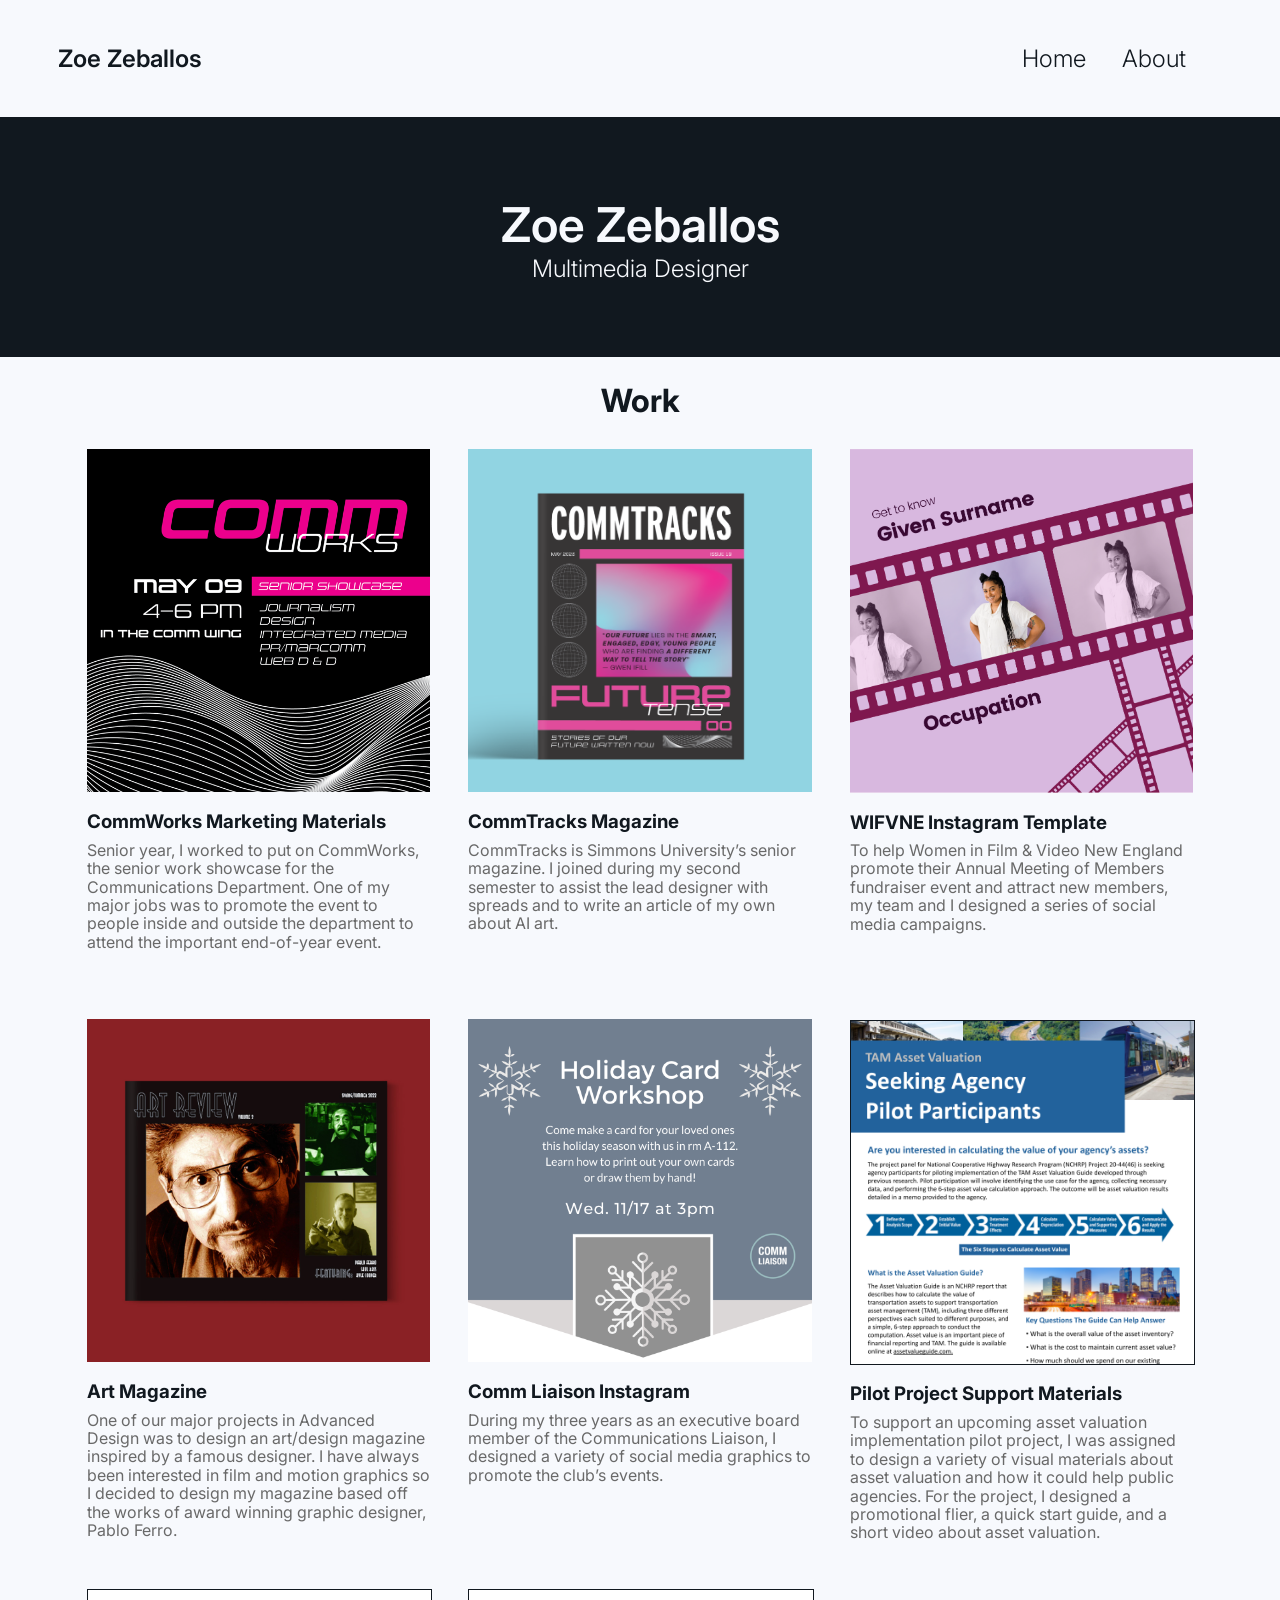
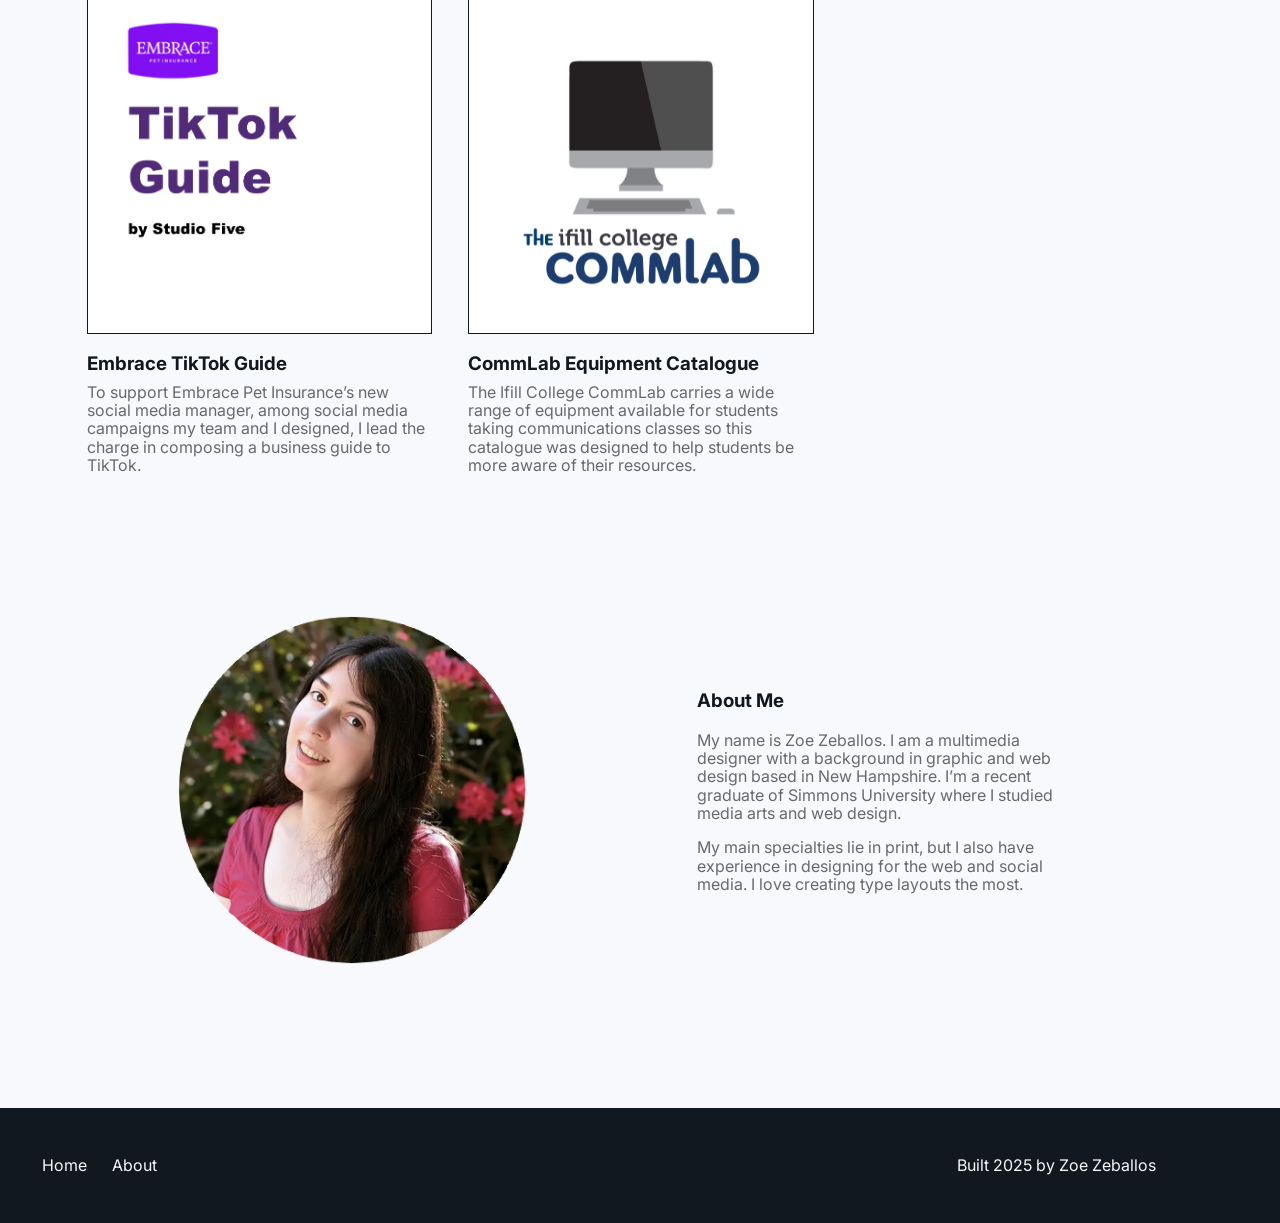
<file: index.html>
<!DOCTYPE html>
<html lang="en-us">

  <head>
    <meta charset="UTF-8">
    <meta name="viewport" content="width=device-width, initial-scale=1.0">
    <title>Home</title>
    
    <link href="normalize.css" rel="stylesheet" type="text/css" media="all">
    <link href="style.css" rel="stylesheet" type="text/css" media="all">
    
  </head>
  
  <body>
  
  
  
    <header>
    
    
      <nav class="nav">
        <div class="nav-left">
            <ul>
                <li><div class="logo"><a href="index.html">Zoe Zeballos</a></div></li>
            </ul>
        </div>
        <div class="nav-right">
            <ul>
                <li><a href="about.html">About</a></li>
                <li><a href="index.html">Home</a></li>
            </ul>
        </div>
      </nav>
      
     
      <div id="splash"><h1>Zoe Zeballos</h1> <h3>Multimedia Designer</h3></div>
    </header>
    
        
    <main>
    
    
    <section>
    <span class="gallery"><h1>Work</h1></span>
      
          <div class="row">
            <div class="column">
              <a href="projects/commworks.html"> <img src="img/CWinstagram.png"> <div class="caption"><h3>CommWorks Marketing Materials</h3></a><p>Senior year, I worked to put on CommWorks, the senior work showcase for the Communications Department. One of my major jobs was to promote the event to people inside and outside the department to attend the important end-of-year event.</p></div>
              <a href="projects/artmagazine.html"> <img src="thumbnails/AMthumb.jpg"> <div class="caption"><h3>Art Magazine</h3></a><p>One of our major projects in Advanced Design was to design an art/design magazine inspired by a famous designer. I have always been interested in film and motion graphics so I decided to design my magazine based off the works of award winning graphic designer, Pablo Ferro.</p></div>
              <a href="projects/embrace.html"> <img src="thumbnails/EMBRACEthumb.png" style="border: solid 1px #11181F;"><div class="caption"><h3>Embrace TikTok Guide</h3></a><p>To support Embrace Pet Insurance’s new social media manager, among social media campaigns my team and I designed, I lead the charge in composing a business guide to TikTok.</p></div>
            </div>

            <div class="column">
              <a href="projects/commtracks.html"> <img src="thumbnails/CTthumb.png"> <div class="caption"><h3>CommTracks Magazine</h3></a><p>CommTracks is Simmons University’s senior magazine. I joined during my second semester to assist the lead designer with spreads and to write an article of my own about AI art. </p></div>
              <a href="projects/comminsta.html"> <img src="img/CLcards.png"> <div class="caption"><h3>Comm Liaison Instagram</h3></a><p>During my three years as an executive board member of the Communications Liaison, I designed a variety of social media graphics to promote the club’s events.</p></div>
              <a href="projects/equipcat.html"> <img src="thumbnails/ECthumb.png" style="border: solid 1px #11181F;"> <div class="caption"><h3>CommLab Equipment Catalogue</h3></a><p>The Ifill College CommLab carries a wide range of equipment available for students taking communications classes so this catalogue was designed to help students be more aware of their resources.</p></div>
             </div>

          <div class="column">
            <a href="projects/wifvne.html"> <img src="img/WIF1.png"> <div class="caption"><h3>WIFVNE Instagram Template</h3></a><p>To help Women in Film & Video New England promote their Annual Meeting of Members fundraiser event and attract new members, my team and I designed a series of social media campaigns.</p></div>
            <a href="projects/pilot.html"> <img src="thumbnails/AVthumb.png" style="border: solid 1px #11181F;"> <div class="caption"><h3>Pilot Project Support Materials</h3></a><p>To support an upcoming asset valuation implementation pilot project, I was assigned to design a variety of visual materials about asset valuation and how it could help public agencies. For the project, I designed a promotional flier, a quick start guide, and a short video about asset valuation.</p></div>
          
          </div>
      </div>
    </section>
    
    <section>
      <div class="about-row">
              <div class="about-column">
                <img src="img/pfpBorder.jpg">
                
              </div>
              
            <div class="about-column">
              <div class="centerbox"><h3>About Me</h3><p>My name is Zoe Zeballos. I am a multimedia designer with a background in graphic and web design based in New Hampshire. I’m a recent graduate of Simmons University where I studied media arts and web design.</p>

                <p>My main specialties lie in print, but I also have experience in designing for the web and social media. I love creating type layouts the most.</p>
              </div>
              </div>
      </div>
    </section>
    </main>
    <footer>
    
      <div class="foot-nav">
        <div class="foot-left">
            <ul>
                
                
                <li><p><a href="index.html">Home</a></p></li>
                <li><p><a href="about.html">About</a></p></li>
            </ul>
        </div>
        <div class="foot-right">
            <ul>
                <li><div class="credit"><p>Built 2025 by Zoe Zeballos</p></div></li>
            </ul>
            </div>
       
      </div>
    </footer>

  </body>
</html>
</file>
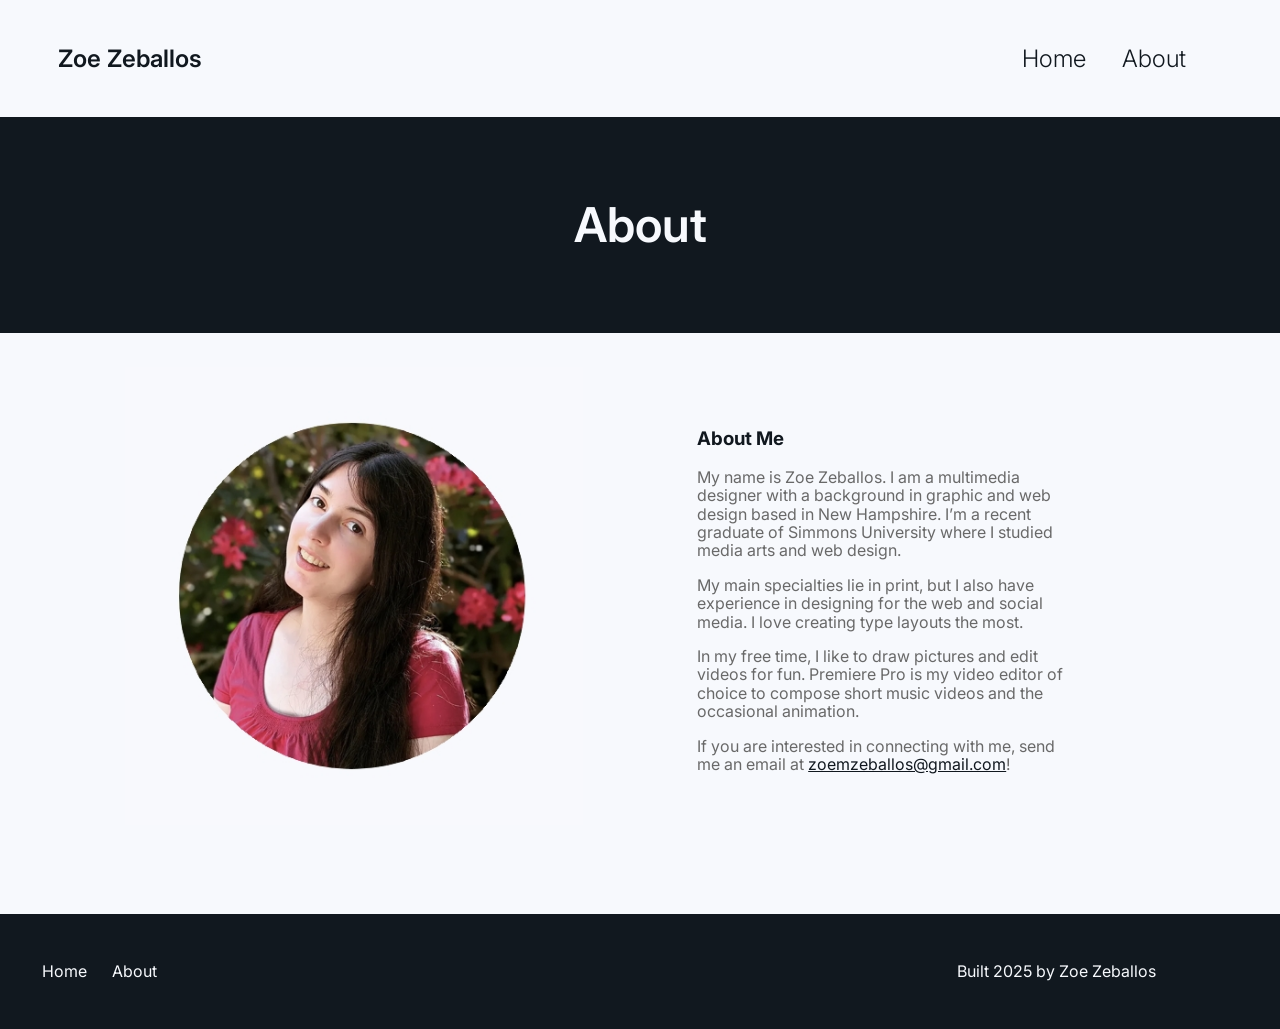
<file: about.html>
<!DOCTYPE html>
<html lang="en-us">

  <head>
    <meta charset="UTF-8">
    <meta name="viewport" content="width=device-width, initial-scale=1.0">
    <title>About</title>
    
    <link href="normalize.css" rel="stylesheet" type="text/css" media="all">
    <link href="style.css" rel="stylesheet" type="text/css" media="all">
    
  </head>
  
  <body>
  
  
  
    <header>
    
    
      <nav class="nav">
        <div class="nav-left">
            <ul>
                <li><div class="logo"><a href="index.html">Zoe Zeballos</a></div></li>
            </ul>
        </div>
        <div class="nav-right">
            <ul>
                <li><a href="about.html">About</a></li>
                <li><a href="index.html">Home</a></li>
            </ul>
        </div>
      </nav>
      
     
      <div id="splash"><h1>About</h1></div>
    </header>
    
        
    <main>
    
    

        
    <section>
      <div class="about-row">
              <div class="about-column">
                <img src="img/pfpBorder.jpg">
                
              </div>
              
            <div class="about-column">
              <div class="halfbox">
                <h3>About Me</h3>
                  <p>My name is Zoe Zeballos. I am a multimedia designer with a background in graphic and web design based in New Hampshire. I’m a recent graduate of Simmons University where I studied media arts and web design.</p>

                 <p>My main specialties lie in print, but I also have experience in designing for the web and social media. I love creating type layouts the most.</p>
                  
                 <p>In my free time, I like to draw pictures and edit videos for fun. Premiere Pro is my video editor of choice to compose short music videos and the   occasional animation.</p>
                  
                 <p>If you are interested in connecting with me, send me an email at <a href="mailto:zoemzeballos@gmail.com" style="color:#11181F; width: 500px;">zoemzeballos@gmail.com</a>!</p>
              </div>
              </div>
      </div>
    </section>
    </main>
    <footer>
    
      <div class="foot-nav">
        <div class="foot-left">
            <ul>
                
                
                <li><p><a href="index.html">Home</a></p></li>
                <li><p><a href="about.html">About</a></p></li>
            </ul>
        </div>
        <div class="foot-right">
            <ul>
                <li><div class="credit"><p>Built 2025 by Zoe Zeballos</p></div></li>
            </ul>
            </div>
       
      </div>
    </footer>

  </body>
</html>
</file>
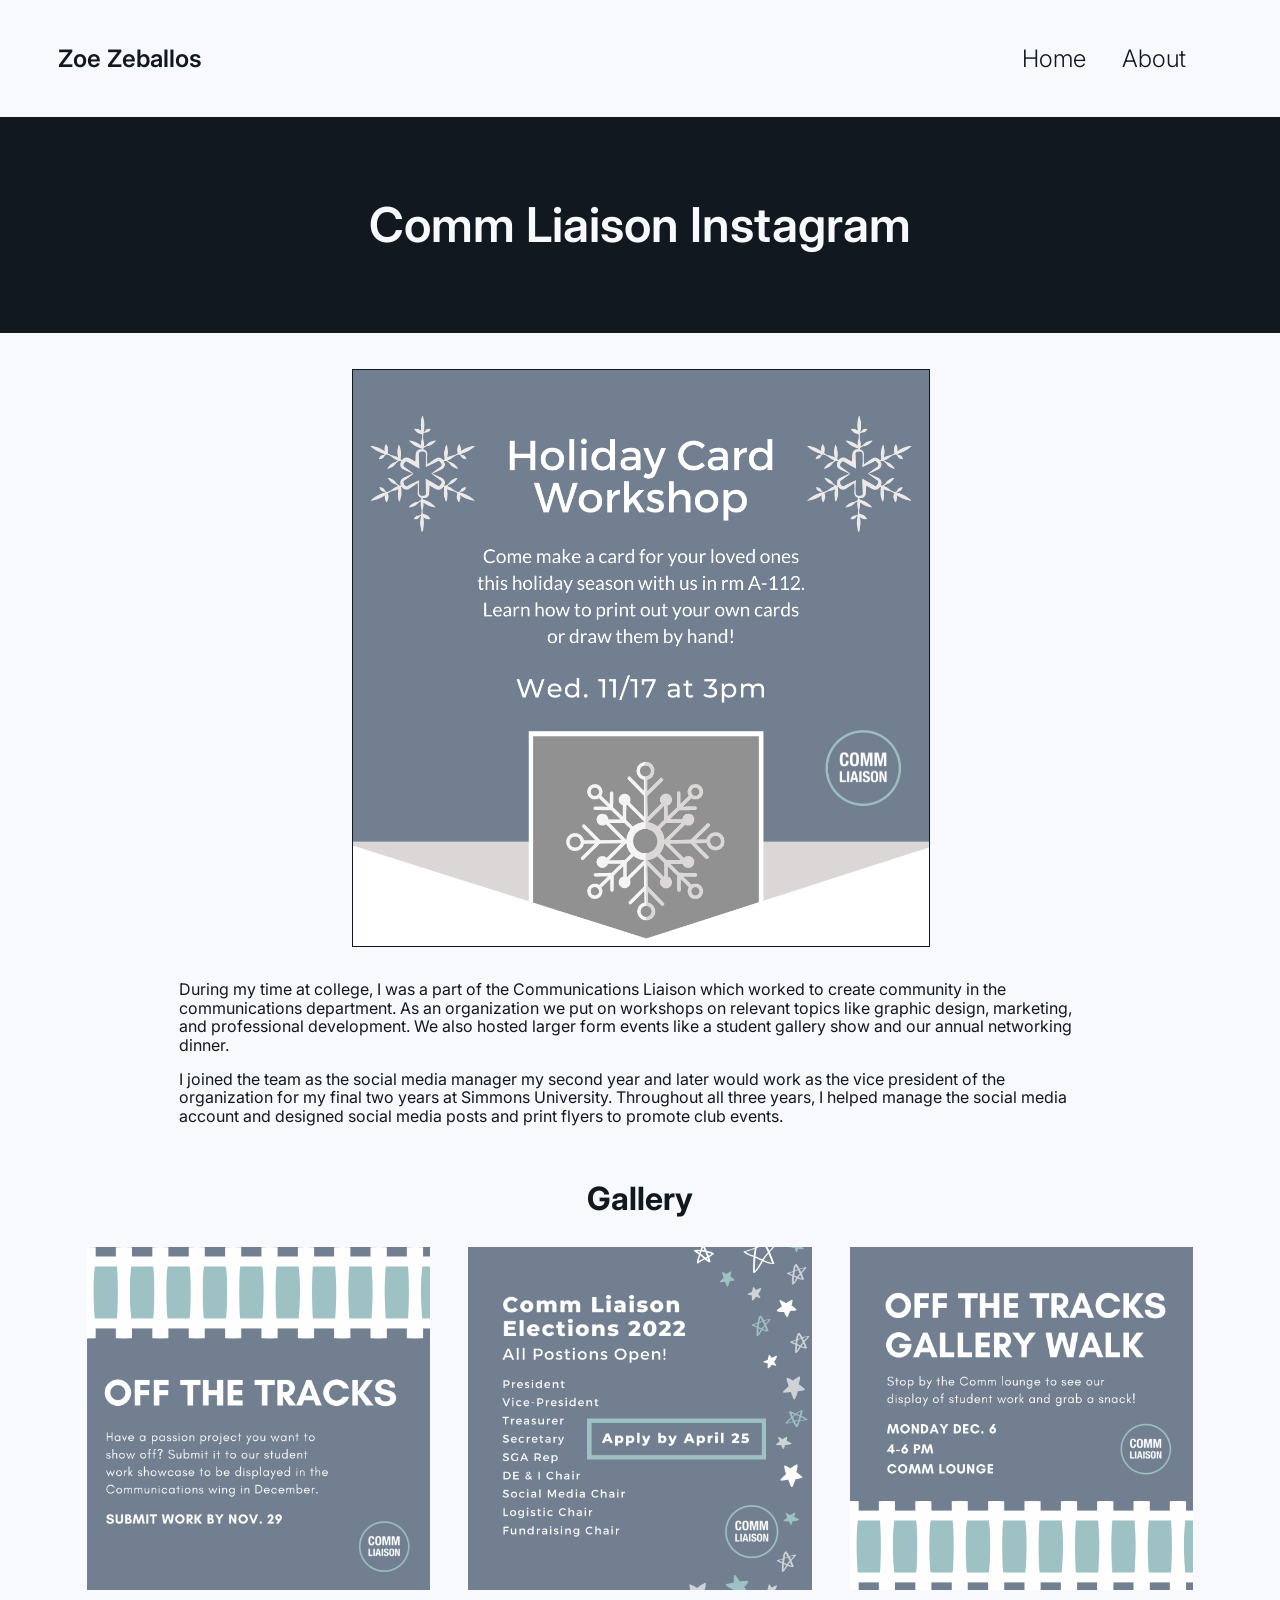
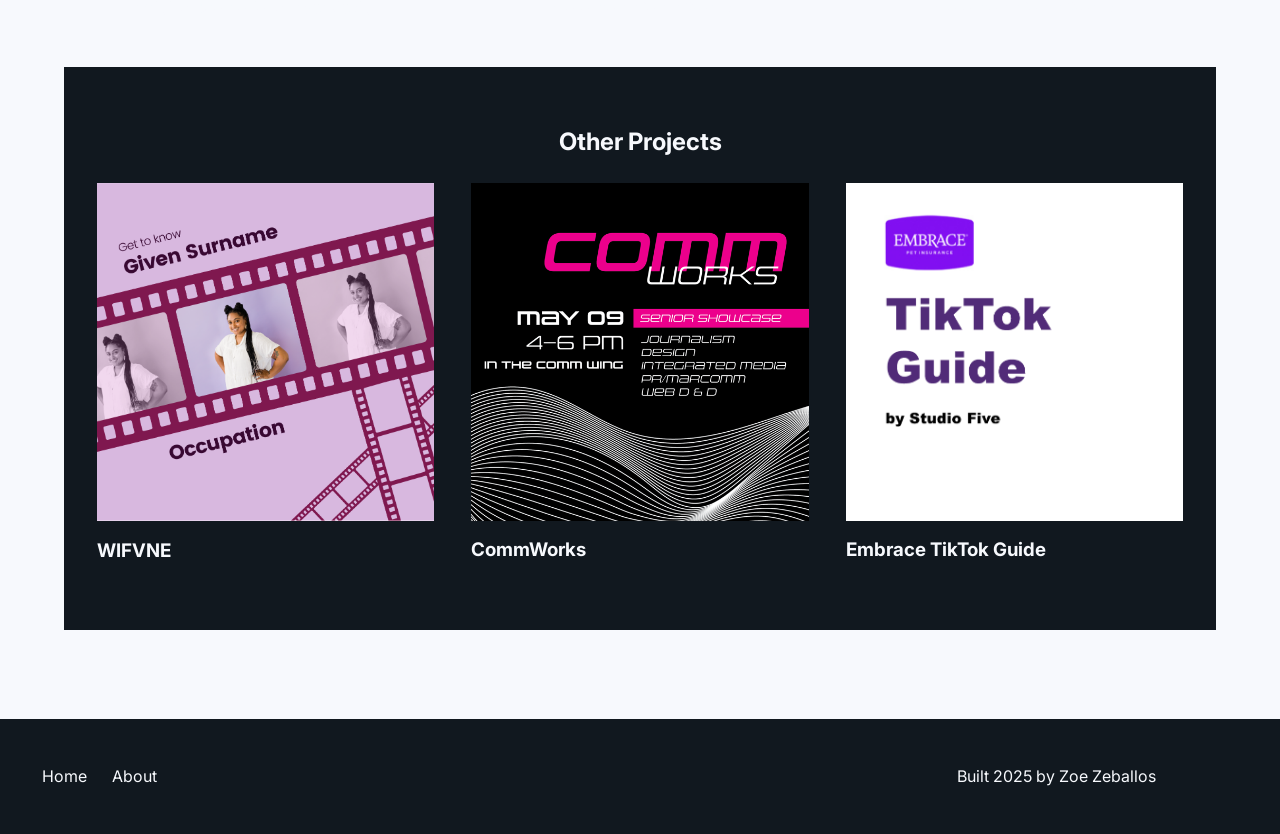
<file: projects/comminsta.html>
<!DOCTYPE html>
<html lang="en-us">

  <head>
    <meta charset="UTF-8">
    <meta name="viewport" content="width=device-width, initial-scale=1.0">
    <title>Comm Liaison</title>
    
    <link href="../normalize.css" rel="stylesheet" type="text/css" media="all">
    <link href="projStyles.css" rel="stylesheet" type="text/css" media="all">
    
  </head>
  
  <body>
  
  
  
    <header>
    
    
      <nav class="nav">
        <div class="nav-left">
            <ul>
                <li><div class="logo"><a href="../index.html">Zoe Zeballos</a></div></li>
            </ul>
        </div>
        <div class="nav-right">
            <ul>
                <li><a href="../about.html">About</a></li>
                <li><a href="../index.html">Home</a></li>
            </ul>
        </div>
      </nav>
      
     
      <div id="splash"><h1>Comm Liaison Instagram</h1></div>
    </header>
    
        
    <main>
    
    <div class="artimg">
      <img src="../img/CLcards.png" style="border:1px solid #11181F">
    </div>
    
  
      <article>
        <div class="text">
          <p>During my time at college, I was a part of the Communications Liaison which worked to create community in the communications department. As an organization we put on workshops on relevant topics like graphic design, marketing, and professional development. We also hosted larger form events like a student gallery show and our annual networking dinner. </p>

          <p>I joined the team as the social media manager my second year and later would work as the vice president of the organization for my final two years at Simmons University. Throughout all three years, I helped manage the social media account and designed social media posts and print flyers to promote club events.</p>
          
          
          </div>
      </article>
      <br>
      <section>
        <!--CROP PHOTOS TO SAME DIMENSIONS LATER-->
            <span class="gallery"><h1>Gallery</h1></span>
            <div class="row">
            <div class="column">
              <img src="../img/CLshowcase.png"> <div class="caption-other"><p>Original promotional flyer design</p></div>
              
            
              
          
                </div>
              <div class="column">
                <img src="../img/CLelections.png"> <div class="caption-other"><p>Photo from CommWorks</p></div>
                
                
          
            </div>
              <div class="column">
                <img src="../img/CLwalk.png"> <div class="caption-other"><p>Photo from CommWorks</p></div>
                
                
            
            </div>
         </div>
      </section>
      <br>
      <section>
        <div class="otherproj">
          <span class="gallery"><h2>Other Projects</h2></span>
            <div class="row">
              <div class="column">
                  <a href="wifvne.html"><img src="../img/WIF1.png"> <div class="caption-other"><h3>WIFVNE</h3></div></a>
              </div>

             <div class="column">
                <a href="commworks.html"><img src="../img/CWinstagram.png"> <div class="caption-other"><h3>CommWorks</h3></div></a>    
              </div>

              <div class="column">
                <a href="embrace.html"><img src="../thumbnails/EMBRACEthumb.png"> <div class="caption-other"><h3>Embrace TikTok Guide</h3></div></a>    
            </div>
         </div>
        </div>
      </section>
      
    </main>
    
    
    
    <footer>
    
      <div class="foot-nav">
        <div class="foot-left">
            <ul>
                
                
                <li><p><a href="../index.html">Home</a></p></li>
                <li><p><a href="../about.html">About</a></p></li>
            </ul>
        </div>
        <div class="foot-right">
            <ul>
                <li><div class="credit"><p>Built 2025 by Zoe Zeballos</p></div></li>
            </ul>
            </div>
       
      </div>
    </footer>

  </body>
</html>
</file>
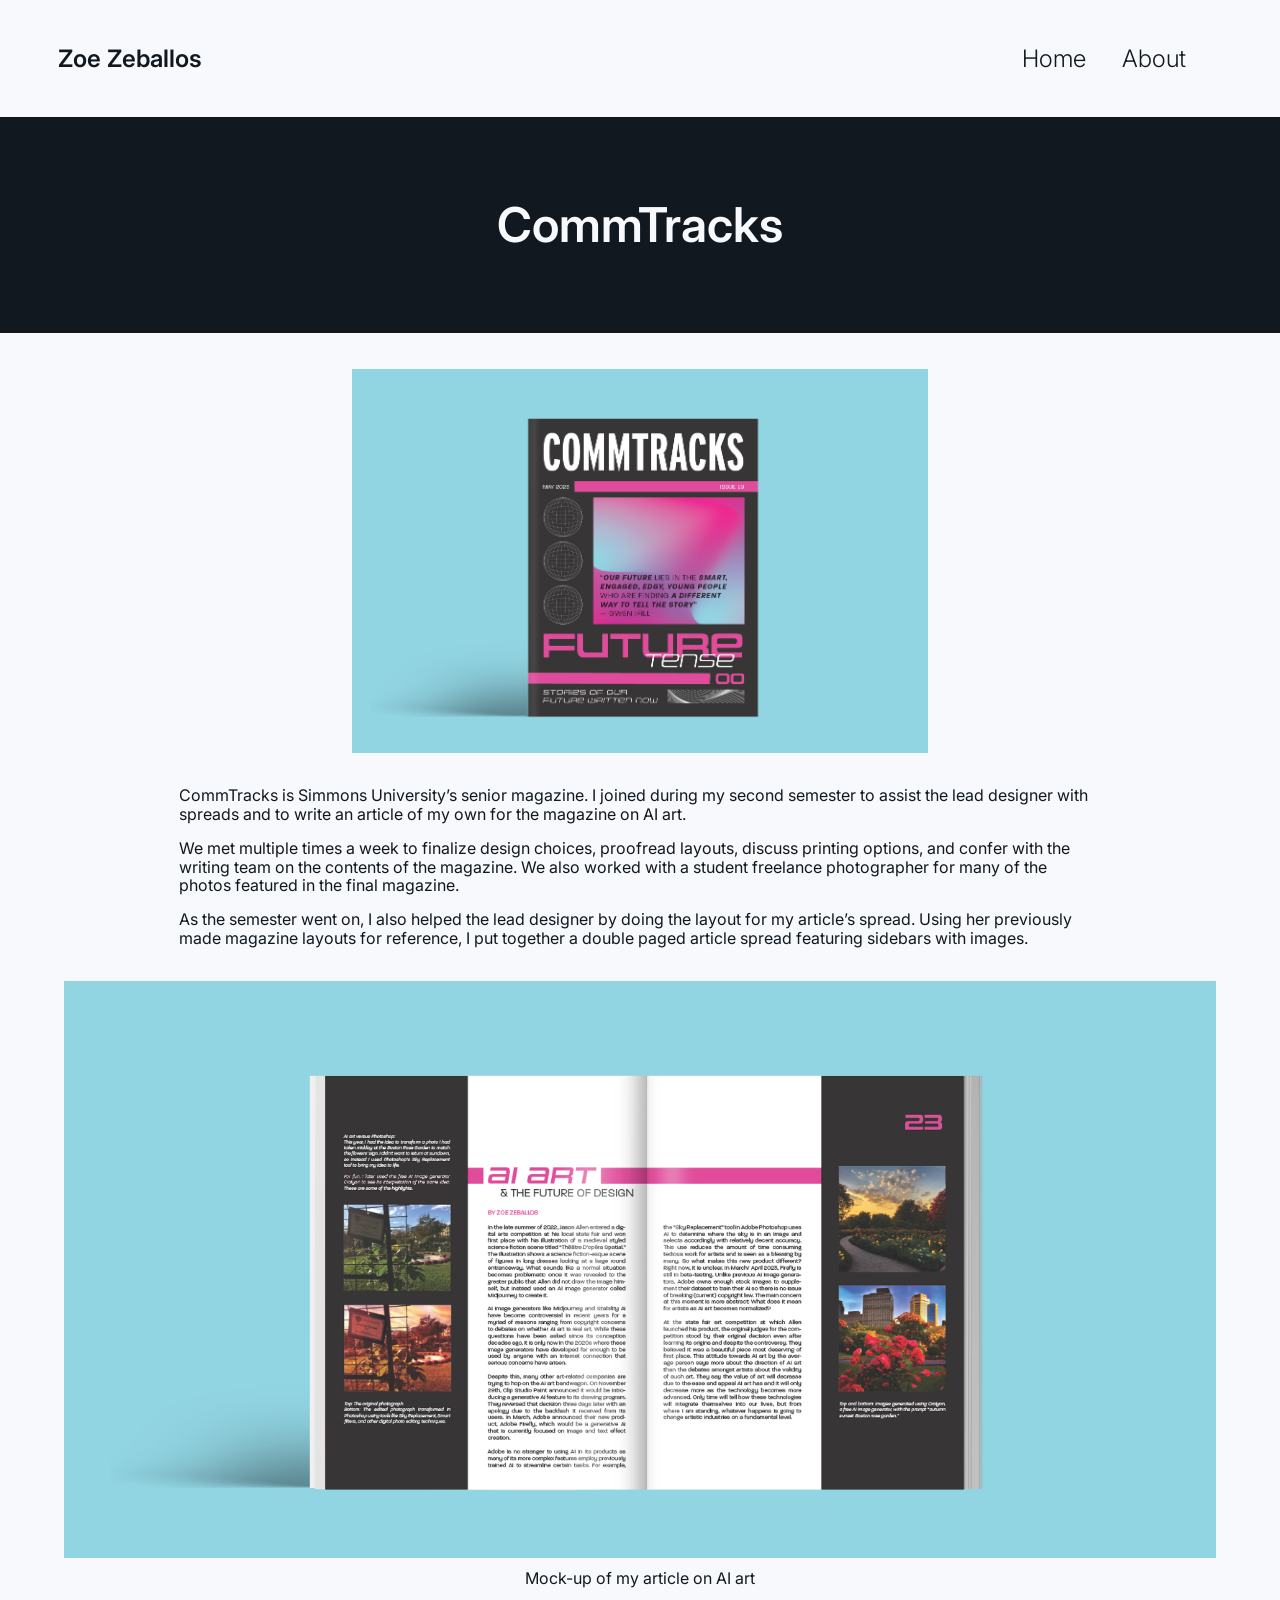
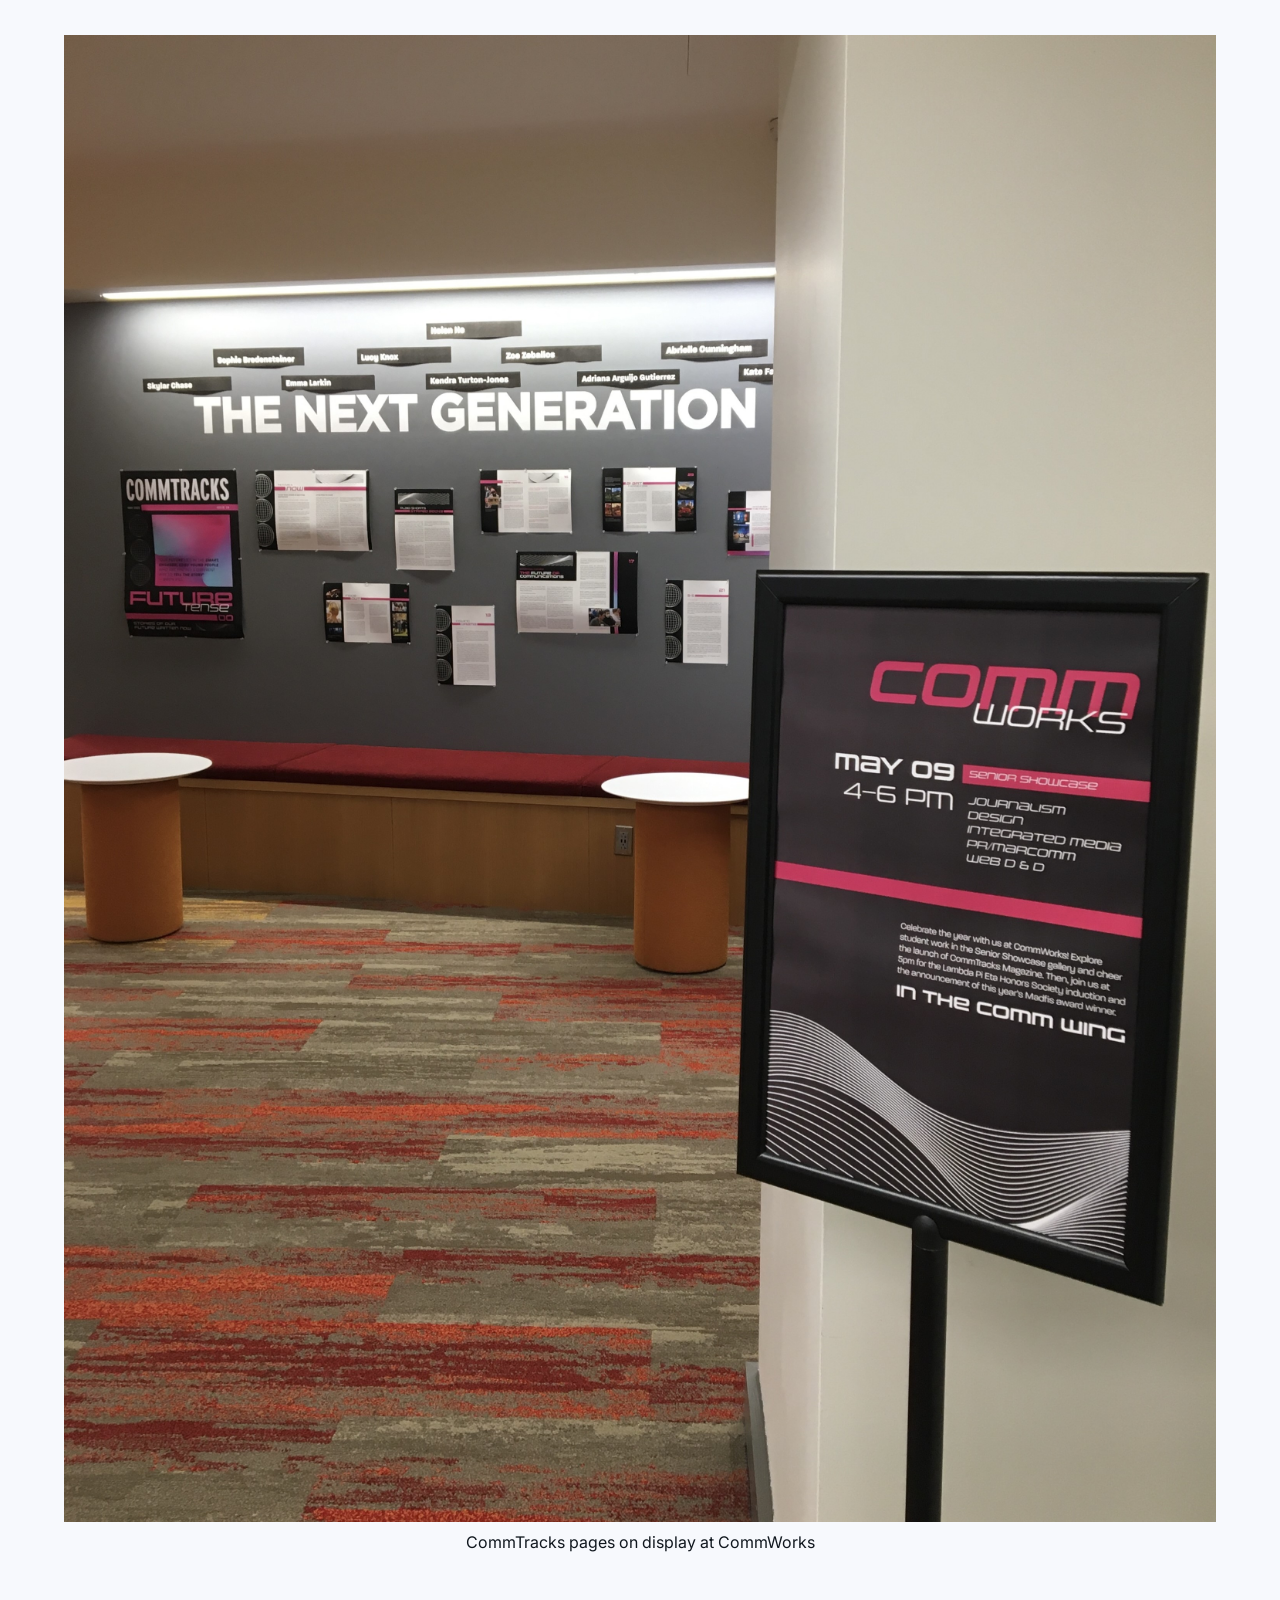
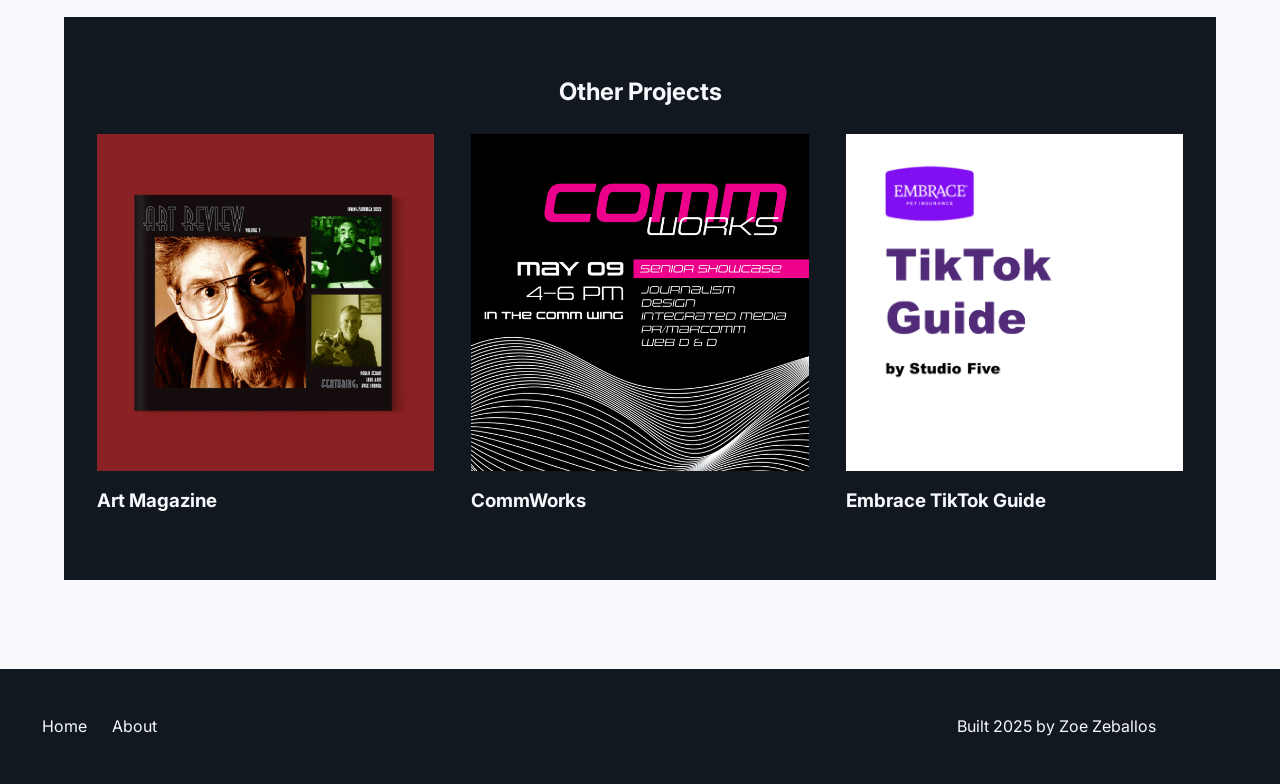
<file: projects/commtracks.html>
<!DOCTYPE html>
<html lang="en-us">

  <head>
    <meta charset="UTF-8">
    <meta name="viewport" content="width=device-width, initial-scale=1.0">
    <title>CommTracks</title>
    
    <link href="../normalize.css" rel="stylesheet" type="text/css" media="all">
    <link href="projStyles.css" rel="stylesheet" type="text/css" media="all">
    
  </head>
  
  <body>
  
  
  
    <header>
    
    
      <nav class="nav">
        <div class="nav-left">
            <ul>
                <li><div class="logo"><a href="../index.html">Zoe Zeballos</a></div></li>
            </ul>
        </div>
        <div class="nav-right">
            <ul>
                <li><a href="../about.html">About</a></li>
                <li><a href="../index.html">Home</a></li>
            </ul>
        </div>
      </nav>
      
     
      <div id="splash"><h1>CommTracks</h1></div>
    </header>
    
        
    <main>
    
    <div class="artimg">
      <img src="../img/CTcover.png">
    </div>
    
  
      <article>
        <div class="text">
          <p>CommTracks is Simmons University’s senior magazine. I joined during my second semester to assist the lead designer with spreads and to write an article of my own for the magazine on AI art. </p>

          <p>We met multiple times a week to finalize design choices, proofread layouts, discuss printing options, and confer with the writing team on the contents of the magazine. We also worked with a student freelance photographer for many of the photos featured in the final magazine.</p>

            <p>As the semester went on, I also helped the lead designer by doing the layout for my article’s spread. Using her previously made magazine layouts for reference, I put together a double paged article spread featuring sidebars with images.</p>
          
          </div>
      </article>
      <br>
      <section>
        <!--CROP PHOTOS TO SAME DIMENSIONS LATER-->
        
            <img src="../img/CTspread.png"> <div class="caption-other"><p>Mock-up of my article on AI art</p></div>
            <img src="../img/CWevent.jpg"> <div class="caption-other"><p>CommTracks pages on display at CommWorks</p></div>
      </section>
      <br>
      <section>
        <div class="otherproj">
          <span class="gallery"><h2>Other Projects</h2></span>
            <div class="row">
            <div class="column">
                <a href="artmagazine.html"><img src="../thumbnails/AMthumb.jpg"> <div class="caption-other"><h3>Art Magazine</h3></div></a>    
            </div>

            <div class="column">
                <a href="commworks.html"><img src="../img/CWinstagram.png"> <div class="caption-other"><h3>CommWorks</h3></div></a>    
            </div>
            
            <div class="column">
                <a href="embrace.html"><img src="../thumbnails/EMBRACEthumb.png"> <div class="caption-other"><h3>Embrace TikTok Guide</h3></div></a>    
            </div>
         </div>
        </div>
      </section>
      
    </main>
    
    
    
    <footer>
    
      <div class="foot-nav">
        <div class="foot-left">
            <ul>
                
                
                <li><p><a href="../index.html">Home</a></p></li>
                <li><p><a href="../about.html">About</a></p></li>
            </ul>
        </div>
        <div class="foot-right">
            <ul>
                <li><div class="credit"><p>Built 2025 by Zoe Zeballos</p></div></li>
            </ul>
            </div>
       
      </div>
    </footer>

  </body>
</html>
</file>
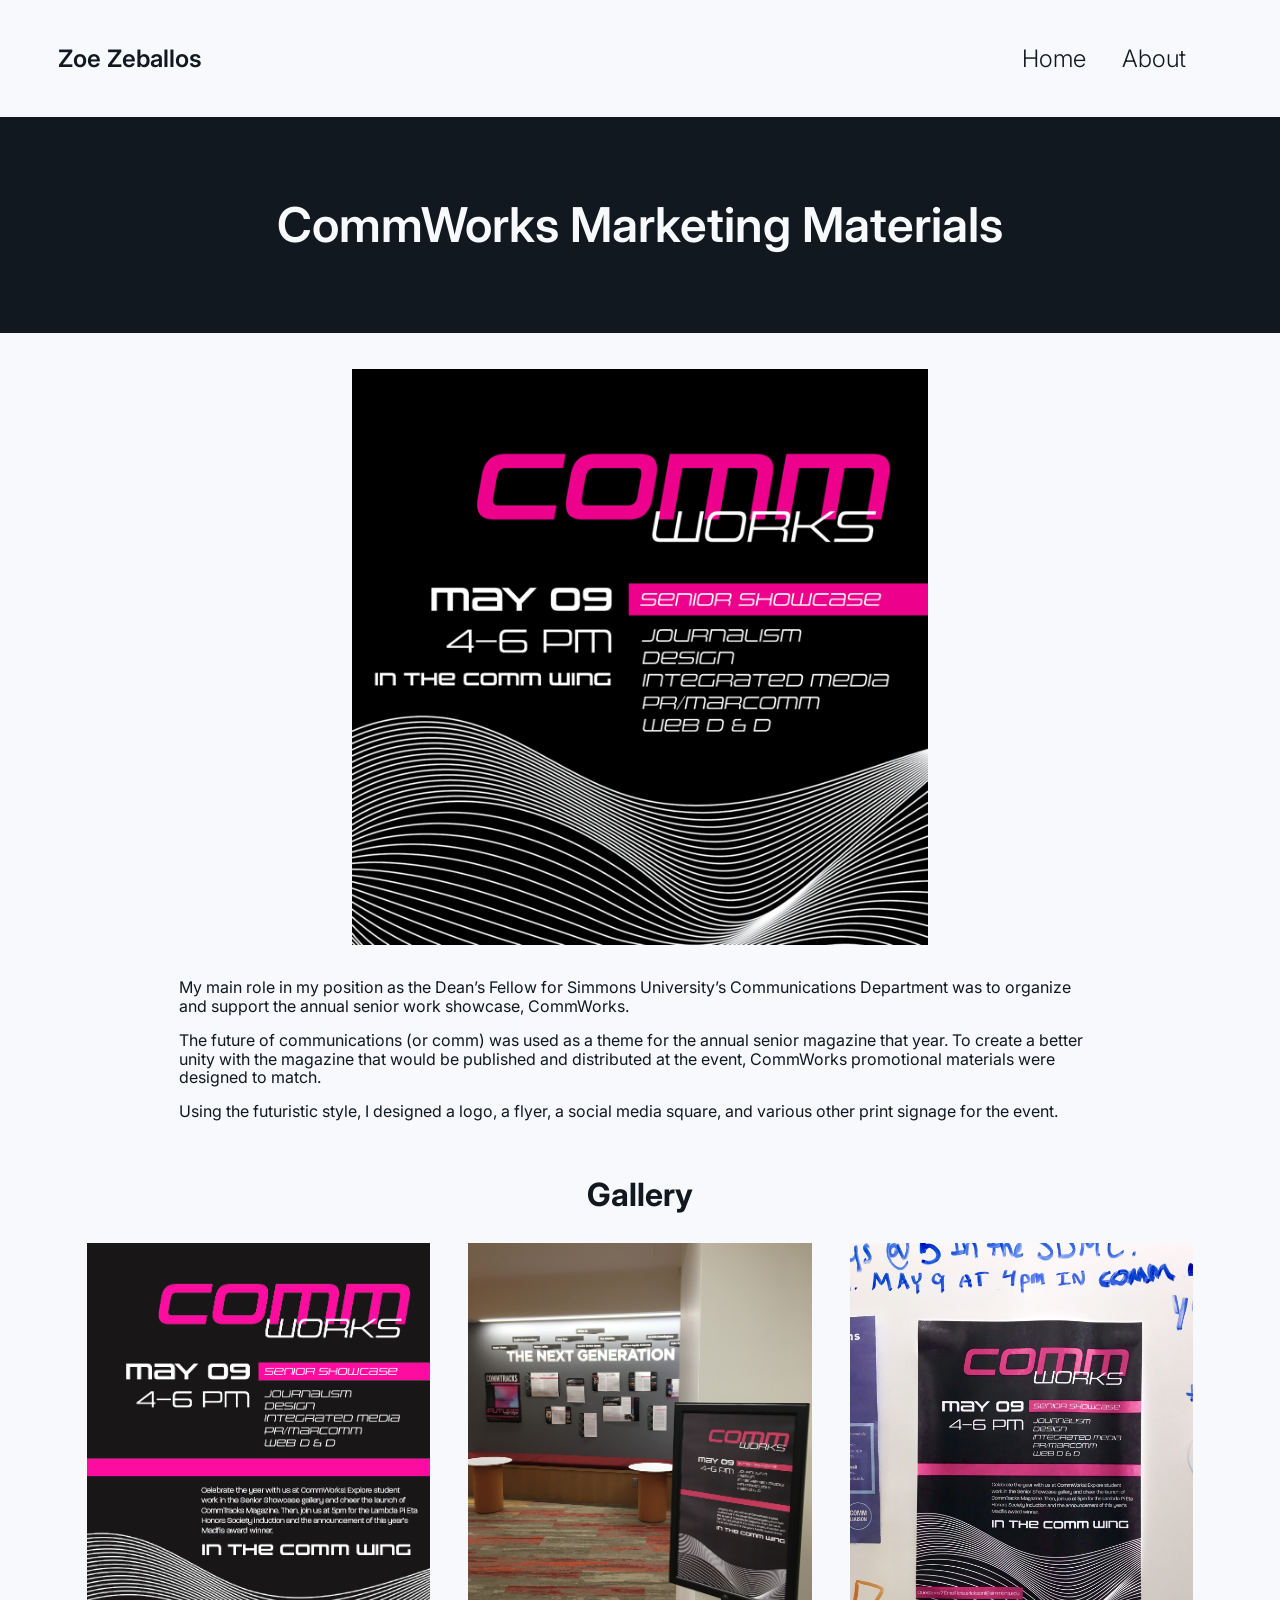
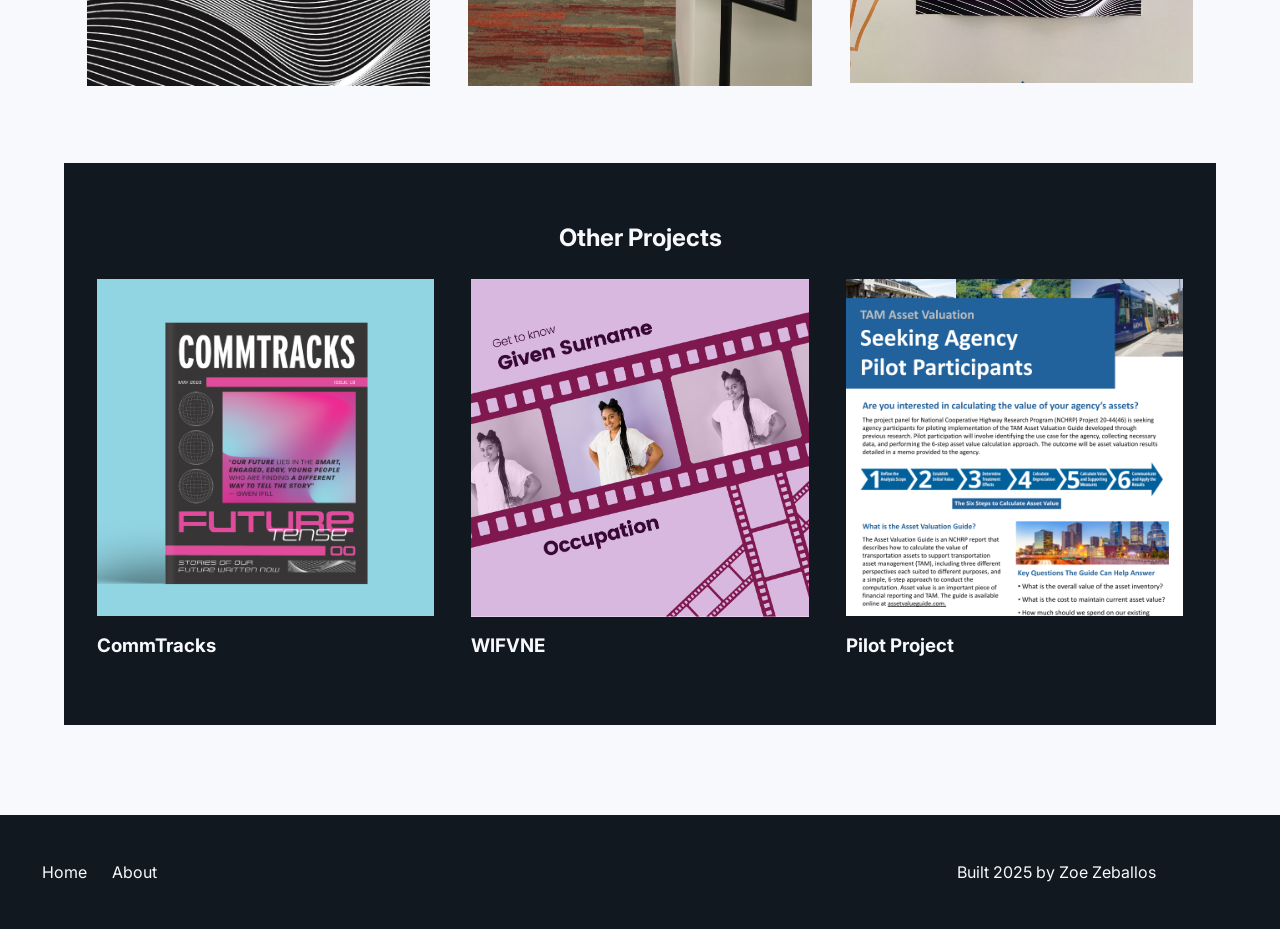
<file: projects/commworks.html>
<!DOCTYPE html>
<html lang="en-us">

  <head>
    <meta charset="UTF-8">
    <meta name="viewport" content="width=device-width, initial-scale=1.0">
    <title>CommWorks</title>
    
    <link href="../normalize.css" rel="stylesheet" type="text/css" media="all">
    <link href="projStyles.css" rel="stylesheet" type="text/css" media="all">
    
  </head>
  
  <body>
  
  
  
    <header>
    
    
      <nav class="nav">
        <div class="nav-left">
            <ul>
                <li><div class="logo"><a href="../index.html">Zoe Zeballos</a></div></li>
            </ul>
        </div>
        <div class="nav-right">
            <ul>
                <li><a href="../about.html">About</a></li>
                <li><a href="../index.html">Home</a></li>
            </ul>
        </div>
      </nav>
      
     
      <div id="splash"><h1>CommWorks Marketing Materials</h1></div>
    </header>
    
        
    <main>
    
    <div class="artimg">
      <img src="../img/CWinstagram.png">
    </div>
    
  
      <article>
        <div class="text">
          <p>My main role in my position as the Dean’s Fellow for Simmons University’s Communications Department was to organize and support the annual senior work showcase, CommWorks. </p>
          <p>The future of communications (or comm) was used as a theme for the annual senior magazine that year. To create a better unity with the magazine that would be published and distributed at the event, CommWorks promotional materials were designed to match.</p>
          <p>Using the futuristic style, I designed a logo, a flyer, a social media square, and various other print signage for the event.</p>
          
          </div>
      </article>
      <br>
      <section>
        <!--CROP PHOTOS TO SAME DIMENSIONS LATER-->
        <span class="gallery"><h1>Gallery</h1></span>
            <div class="row">
            <div class="column">
              <img src="../img/CWflyer.png"> <div class="caption-other"><p>Original promotional flyer design</p></div>
             
                </div>
              <div class="column">
                <img src="../img/CWevent.jpg"> <div class="caption-other"><p>Photo from CommWorks</p></div>
                
            </div>
              <div class="column">
                <img src="../img/CWprint.jpg"> <div class="caption-other"><p>The flyer posted on a wall on campus</p></div>
        
            </div>
         </div>
      </section>
      <br>
      <section>
        <div class="otherproj">
          <span class="gallery"><h2>Other Projects</h2></span>
            <div class="row">
            <div class="column">
                <a href="commtracks.html"><img src="../thumbnails/CTthumb.png"> <div class="caption-other"><h3>CommTracks</h3></div></a>
            </div>
                
              <div class="column">
                <a href="wifvne.html"><img src="../img/WIF1.png"> <div class="caption-other"><h3>WIFVNE</h3></div></a>
                
                </div>
              <div class="column">
                <a href="pilot.html"><img src="../thumbnails/AVthumb.png"> <div class="caption-other"><h3>Pilot Project</h3></div></a>
                                
              </div>
          </div>
          </div>
        </section>
      
    </main>
    
    
    
    <footer>
    
      <div class="foot-nav">
        <div class="foot-left">
            <ul>
                
                
                <li><p><a href="../index.html">Home</a></p></li>
                <li><p><a href="../about.html">About</a></p></li>
            </ul>
        </div>
        <div class="foot-right">
            <ul>
                <li><div class="credit"><p>Built 2025 by Zoe Zeballos</p></div></li>
            </ul>
            </div>
       
      </div>
    </footer>

  </body>
</html>
</file>
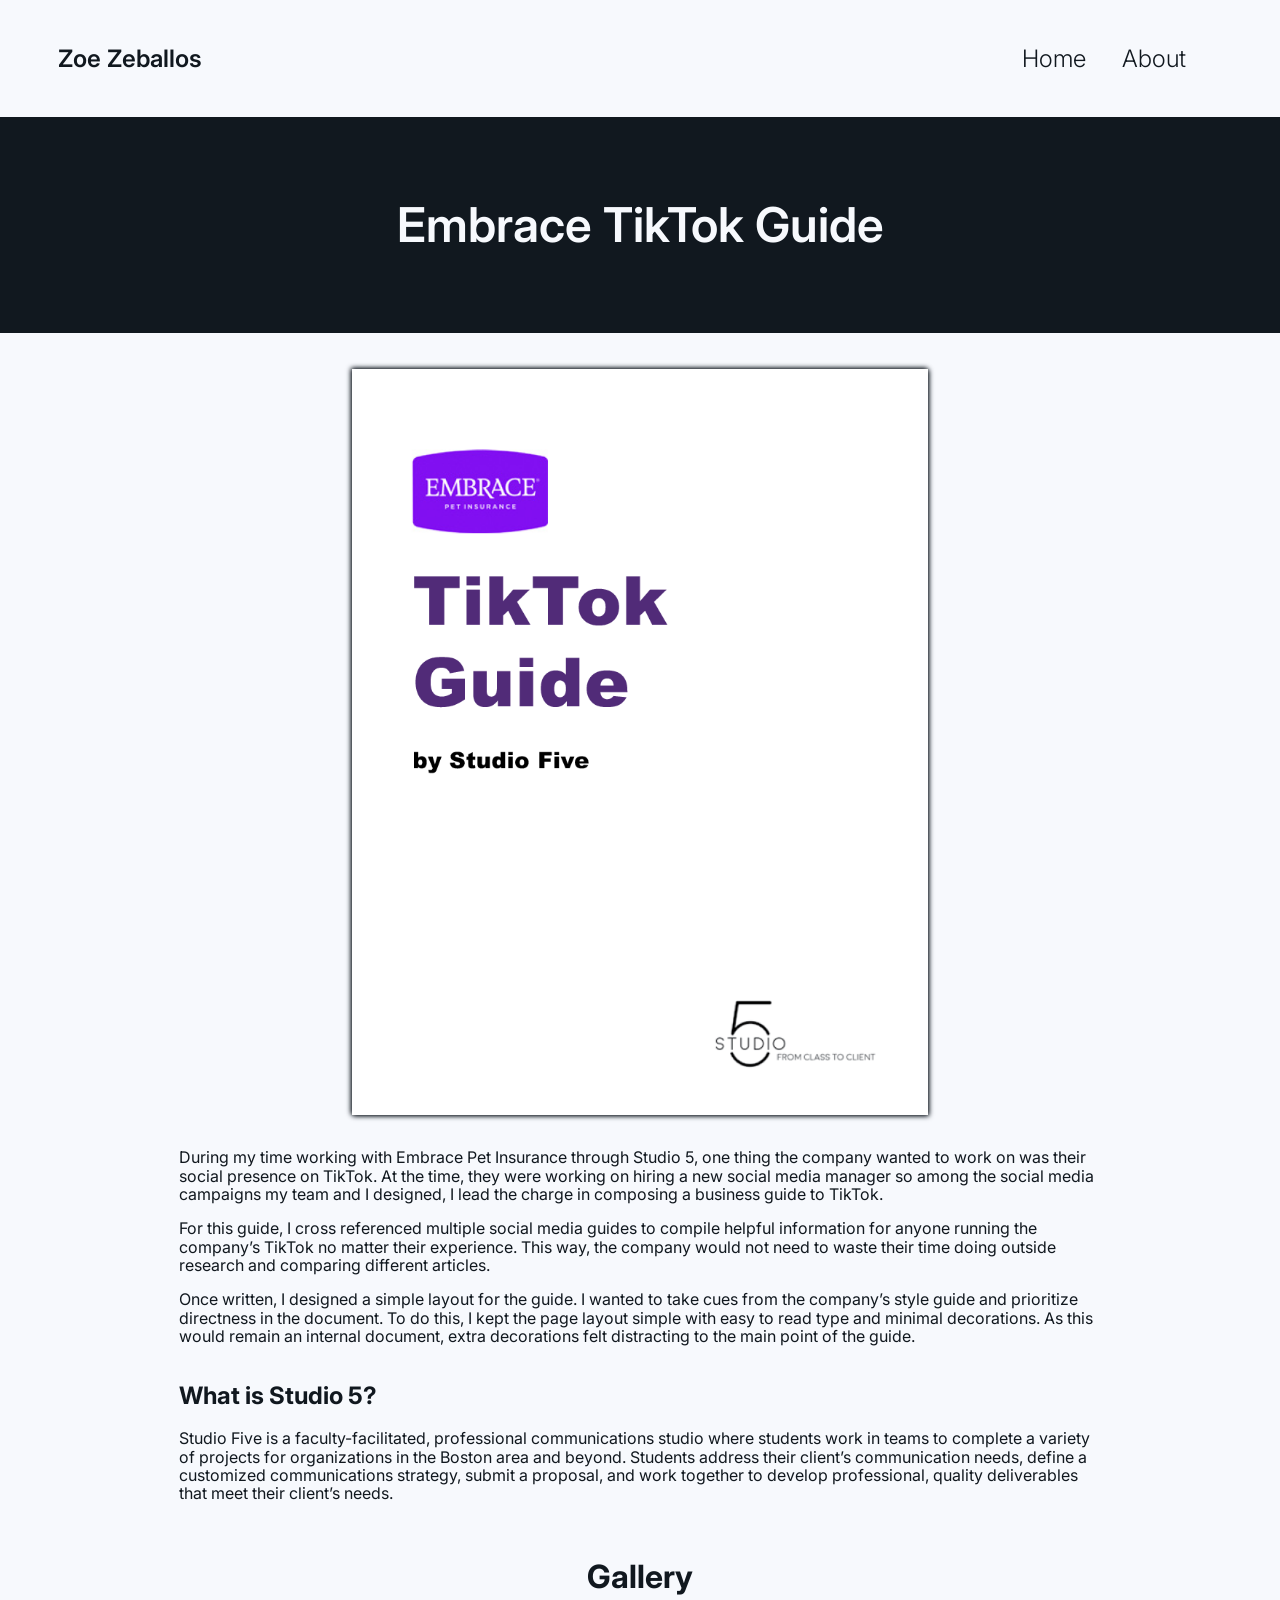
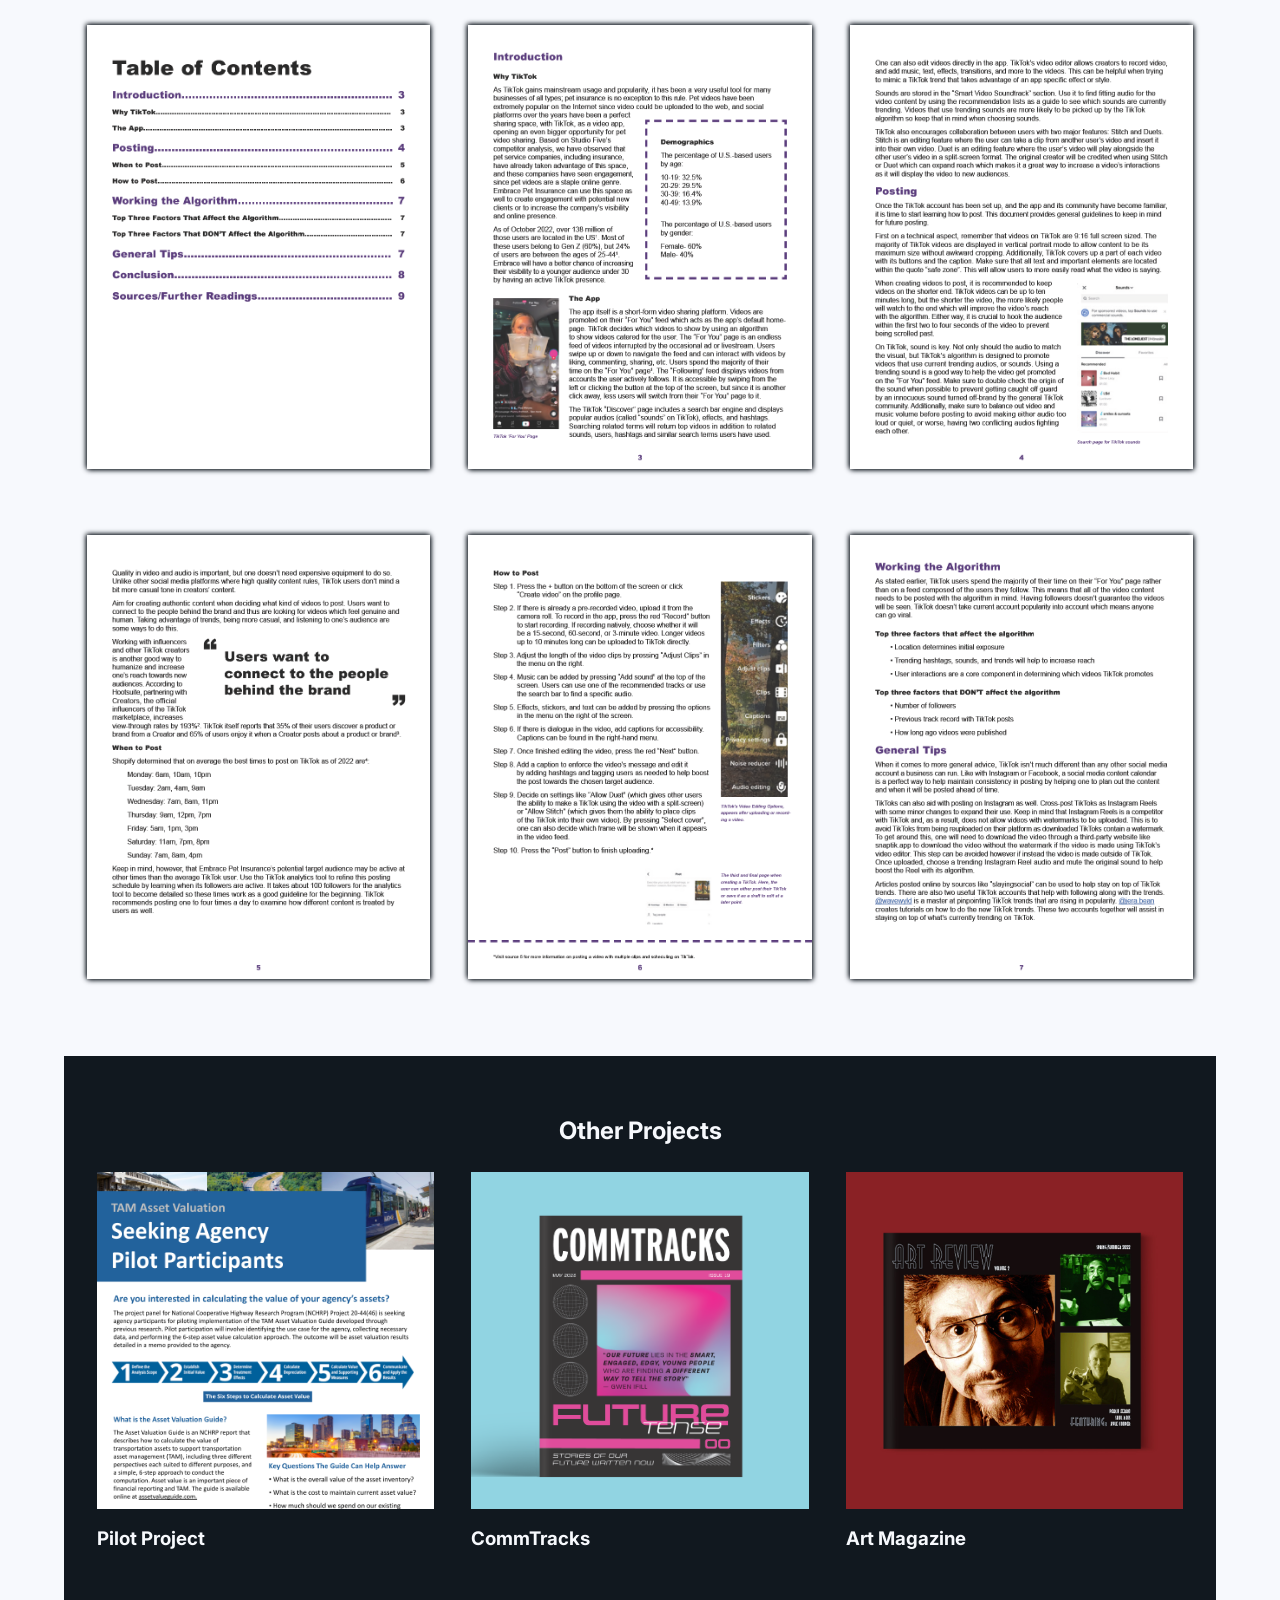
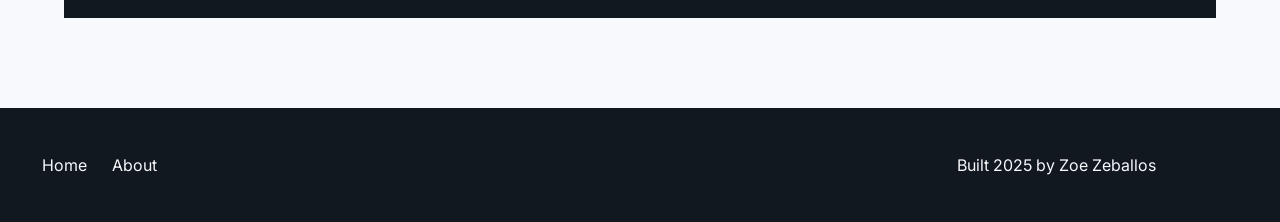
<file: projects/embrace.html>
<!DOCTYPE html>
<html lang="en-us">

  <head>
    <meta charset="UTF-8">
    <meta name="viewport" content="width=device-width, initial-scale=1.0">
    <title>Embrace TikTok Guide</title>
    
    <link href="../normalize.css" rel="stylesheet" type="text/css" media="all">
    <link href="projStyles.css" rel="stylesheet" type="text/css" media="all">
    
  </head>
  
  <body>
  
  
  
    <header>
    
    
      <nav class="nav">
        <div class="nav-left">
            <ul>
                <li><div class="logo"><a href="../index.html">Zoe Zeballos</a></div></li>
            </ul>
        </div>
        <div class="nav-right">
            <ul>
                <li><a href="../about.html">About</a></li>
                <li><a href="../index.html">Home</a></li>
            </ul>
        </div>
      </nav>
      
     
      <div id="splash"><h1>Embrace TikTok Guide</h1></div>
    </header>
    
        
    <main>
    
    <div class="artimg border">
      <img src="../img/EMBRACEcover.png">
    </div>
    
  
      <article>
        <div class="text">
          <p>During my time working with Embrace Pet Insurance through Studio 5, one thing the company wanted to work on was their social presence on TikTok. At the time, they were working on hiring a new social media manager so among the social media campaigns my team and I designed, I lead the charge in composing a business guide to TikTok.</p>

          <p>For this guide, I cross referenced multiple social media guides to compile helpful information for anyone running the company’s TikTok no matter their experience. This way, the company would not need to waste their time doing outside research and comparing different articles.</p>
          
          <p>Once written, I designed a simple layout for the guide. I wanted to take cues from the company’s style guide and prioritize directness in the document. To do this, I kept the page layout simple with easy to read type and minimal decorations. As this would remain an internal document, extra decorations felt distracting to the main point of the guide.</p>

          <h2>What is Studio 5?</h2>
          <p>Studio Five is a faculty-facilitated, professional communications studio where students work in teams to complete a variety of projects for organizations in the Boston area and beyond. Students address their client’s communication needs, define a customized communications strategy, submit a proposal, and work together to develop professional, quality deliverables that meet their client’s needs.</p>
          
          </div>
      </article>
      <br>
      <section>
        <!--CROP PHOTOS TO SAME DIMENSIONS LATER-->
        <span class="gallery"><h1>Gallery</h1></span>
            <div class="row">
            <div class="column border">
              <img src="../img/EMBRACE1.png"> <div class="caption-other"></div>
              <img src="../img/EMBRACE4.png"> <div class="caption-other"></div>
              
            
              
          
                </div>
              <div class="column border">
                <img src="../img/EMBRACE2.png"> <div class="caption-other"></div>
                <img src="../img/EMBRACE5.png"> <div class="caption-other"></div>
                
                
          
            </div>
              <div class="column border">
                <img src="../img/EMBRACE3.png"> <div class="caption-other"></div>
                <img src="../img/EMBRACE6.png"> <div class="caption-other"></div>
                
                
            
            </div>
         </div>
      </section>
      <br>
      <section>
        <div class="otherproj">
          <span class="gallery"><h2>Other Projects</h2></span>
            <div class="row">
             <div class="column">
                <a href="pilot.html"><img src="../thumbnails/AVthumb.png"> <div class="caption-other"><h3>Pilot Project</h3></div></a>              
            </div>
                
            <div class="column">
                <a href="commtracks.html"><img src="../thumbnails/CTthumb.png"> <div class="caption-other"><h3>CommTracks</h3></div></a>    
            </div>
               <div class="column">
                <a href="artmagazine.html"><img src="../thumbnails/AMthumb.jpg"> <div class="caption-other"><h3>Art Magazine</h3></div></a>    
              </div>
          </div>
          </div>
        </section>
      
    </main>
    
    
    
    <footer>
    
      <div class="foot-nav">
        <div class="foot-left">
            <ul>
                
                
                <li><p><a href="../index.html">Home</a></p></li>
                <li><p><a href="../about.html">About</a></p></li>
            </ul>
        </div>
        <div class="foot-right">
            <ul>
                <li><div class="credit"><p>Built 2025 by Zoe Zeballos</p></div></li>
            </ul>
            </div>
       
      </div>
    </footer>

  </body>
</html>
</file>
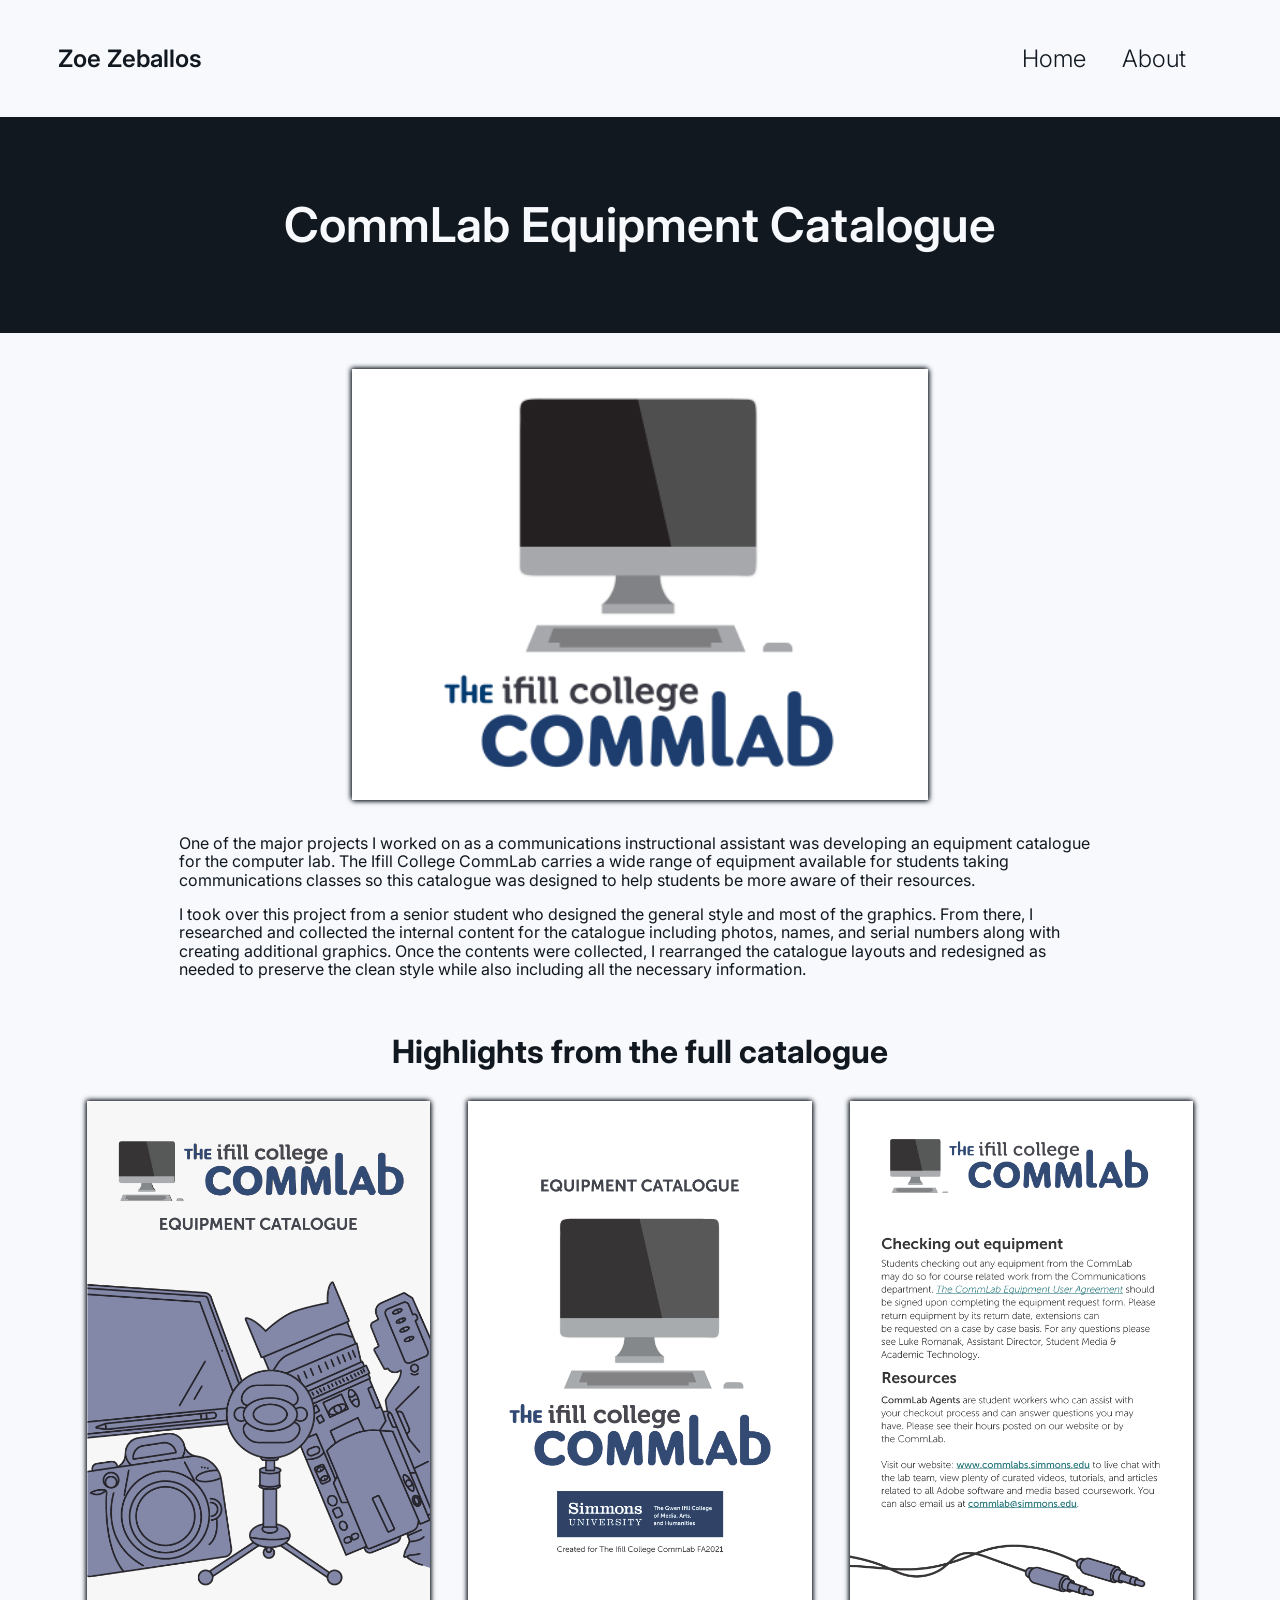
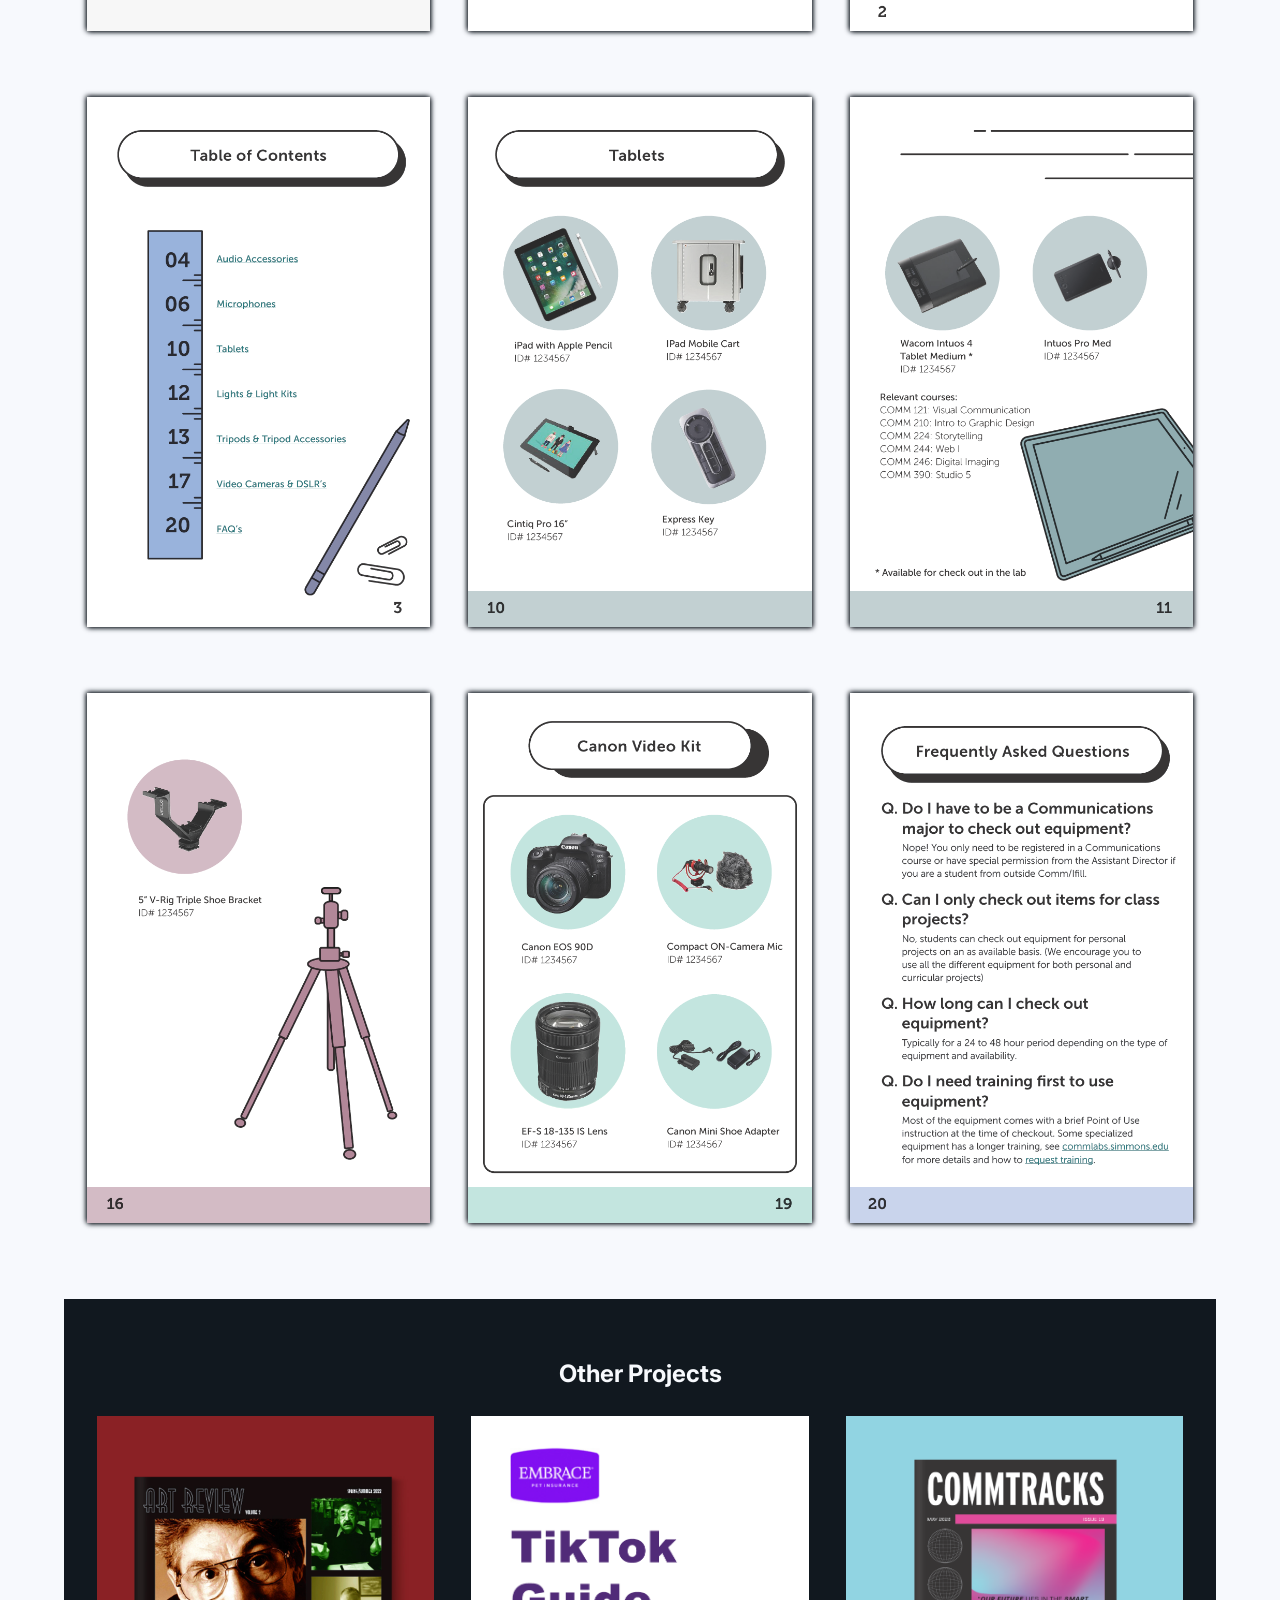
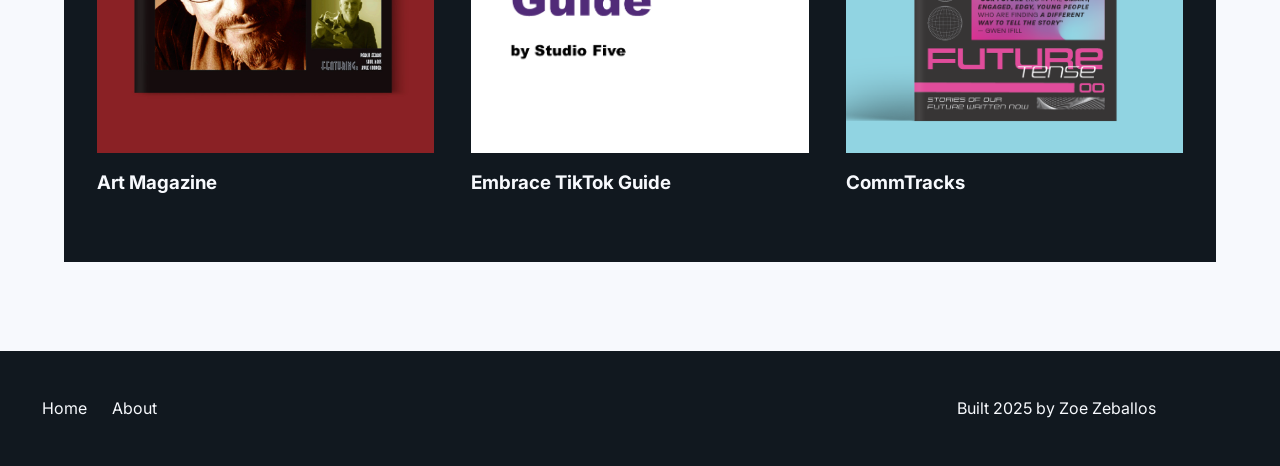
<file: projects/equipcat.html>
<!DOCTYPE html>
<html lang="en-us">

  <head>
    <meta charset="UTF-8">
    <meta name="viewport" content="width=device-width, initial-scale=1.0">
    <title>CommLab Equipment Catalogue</title>
    
    <link href="../normalize.css" rel="stylesheet" type="text/css" media="all">
    <link href="projStyles.css" rel="stylesheet" type="text/css" media="all">
    
  </head>
  
  <body>
  
  
  
    <header>
    
    
      <nav class="nav">
        <div class="nav-left">
            <ul>
                <li><div class="logo"><a href="../index.html">Zoe Zeballos</a></div></li>
            </ul>
        </div>
        <div class="nav-right">
            <ul>
                <li><a href="../about.html">About</a></li>
                <li><a href="../index.html">Home</a></li>
            </ul>
        </div>
      </nav>
      
     
      <div id="splash"><h1>CommLab Equipment Catalogue</h1></div>
    </header>
    
        
    <main>
    
    <div class="artimg border">
      <img src="../img/ECshort.PNG">
    </div>
    
  
      <article>
        <div class="text">
          <p>One of the major projects I worked on as a communications instructional assistant was developing an equipment catalogue for the computer lab. The Ifill College CommLab carries a wide range of equipment available for students taking communications classes so this catalogue was designed to help students be more aware of their resources.</p>

          <p>I took over this project from a senior student who designed the general style and most of the graphics. From there, I researched and collected the internal content for the catalogue including photos, names, and serial numbers along with creating additional graphics. Once the contents were collected, I rearranged the catalogue layouts and redesigned as needed to preserve the clean style while also including all the necessary information.</p>
          
                    
          </div>
      </article>
      <br>
      <section>
        <!--CROP PHOTOS TO SAME DIMENSIONS LATER-->
        <span class="gallery"><h1>Highlights from the full catalogue</h1></span>
            <div class="row">
            <div class="column border">
              <img src="../img/ECcover.png"> <div class="caption-other"></div>
              <img src="../img/EC3.png"> <div class="caption-other"></div>
              <img src="../img/EC6.png"> <div class="caption-other"></div>
              
            
              
          
                </div>
              <div class="column border">
                <img src="../img/EC1.png"> <div class="caption-other"></div>
                <img src="../img/EC4.png"> <div class="caption-other"></div>
                <img src="../img/EC7.png"> <div class="caption-other"></div>
                
                
          
            </div>
              <div class="column border">
                <img src="../img/EC2.png"> <div class="caption-other"></div>
                <img src="../img/EC5.png"> <div class="caption-other"></div>
                <img src="../img/EC8.png"> <div class="caption-other"></div>
                
                
            
            </div>
         </div>
      </section>
      <br>
      <section>
        <div class="otherproj">
          <span class="gallery"><h2>Other Projects</h2></span>
            <div class="row">
            <div class="column">
                <a href="artmagazine.html"><img src="../thumbnails/AMthumb.jpg"> <div class="caption-other"><h3>Art Magazine</h3></div></a>    
            </div>
                
            <div class="column">
                <a href="embrace.html"><img src="../thumbnails/EMBRACEthumb.png"> <div class="caption-other"><h3>Embrace TikTok Guide</h3></div></a>    
            </div>
            <div class="column">
                <a href="commtracks.html"><img src="../thumbnails/CTthumb.png"> <div class="caption-other"><h3>CommTracks</h3></div></a>    
            </div>
          </div>
          </div>
        </section>
      
    </main>
    
    
    
    <footer>
    
      <div class="foot-nav">
        <div class="foot-left">
            <ul>
                
                
                <li><p><a href="../index.html">Home</a></p></li>
                <li><p><a href="../about.html">About</a></p></li>
            </ul>
        </div>
        <div class="foot-right">
            <ul>
                <li><div class="credit"><p>Built 2025 by Zoe Zeballos</p></div></li>
            </ul>
            </div>
       
      </div>
    </footer>

  </body>
</html>
</file>
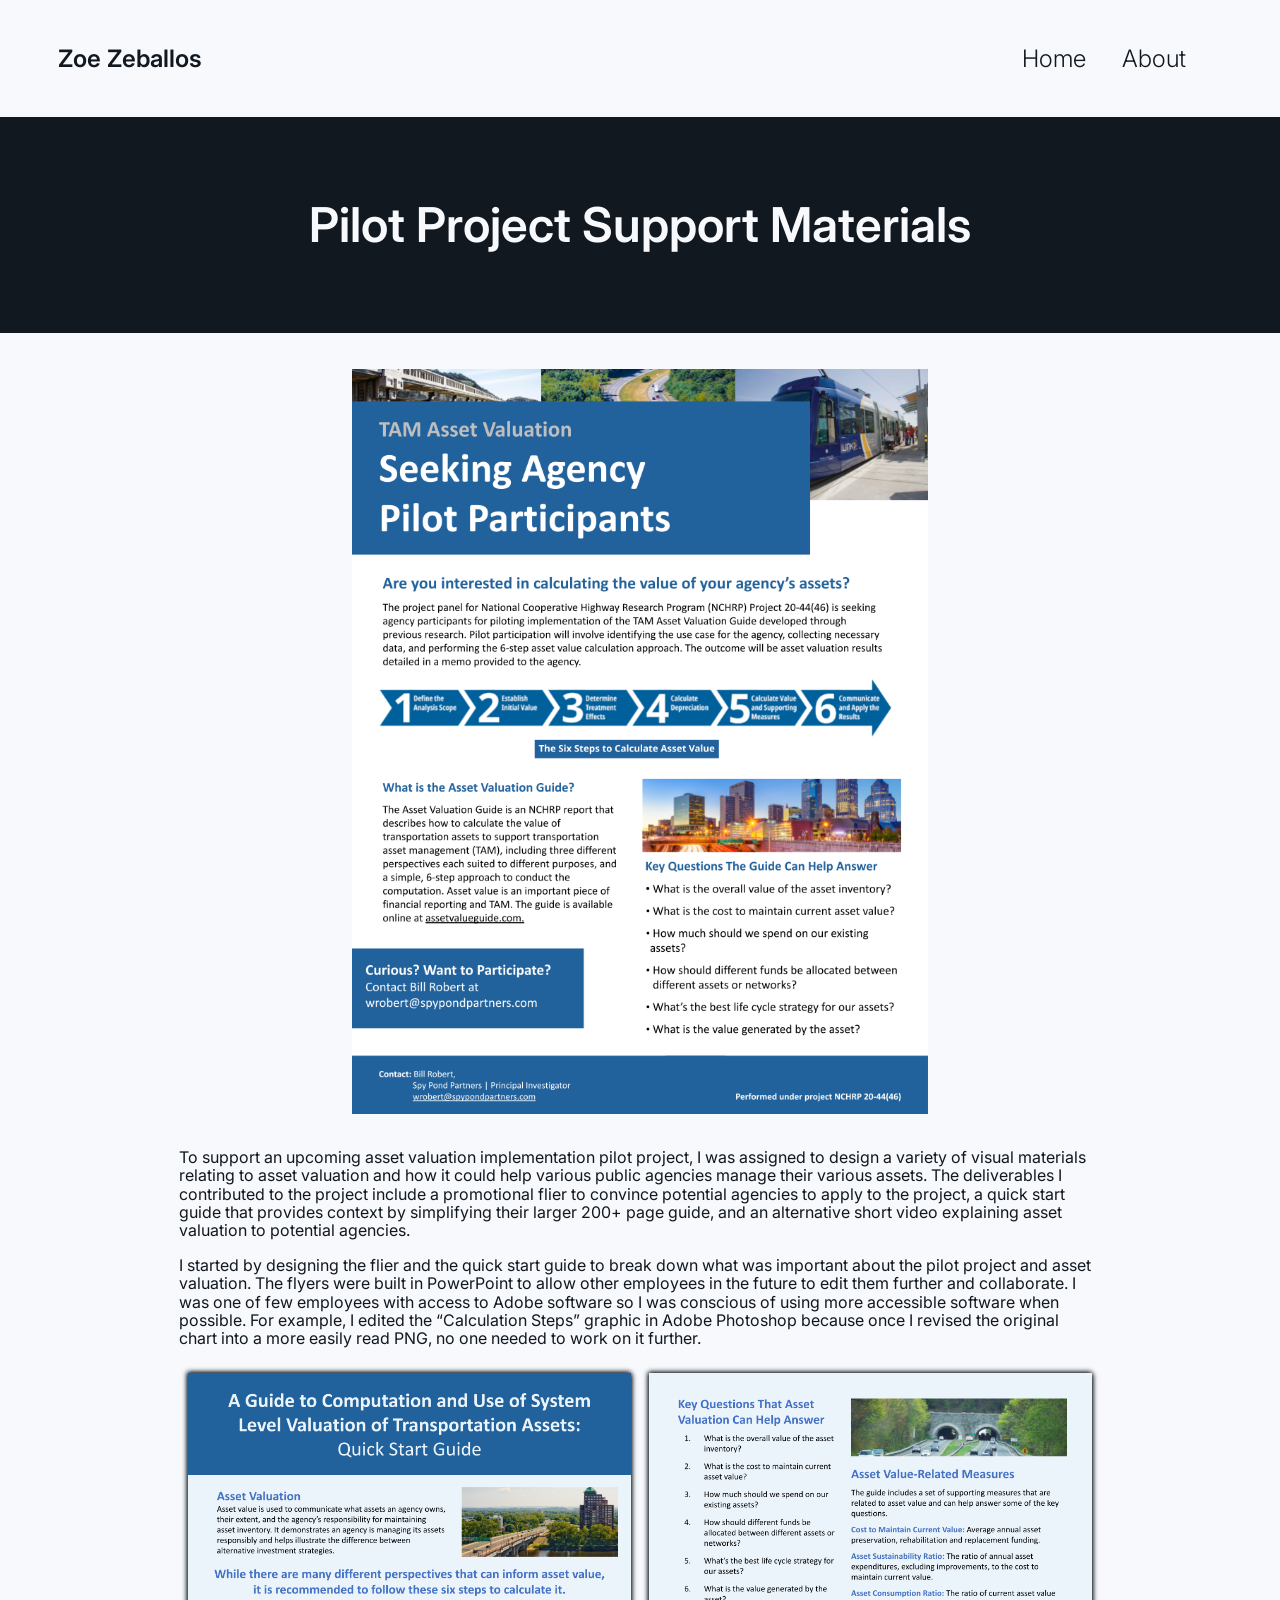
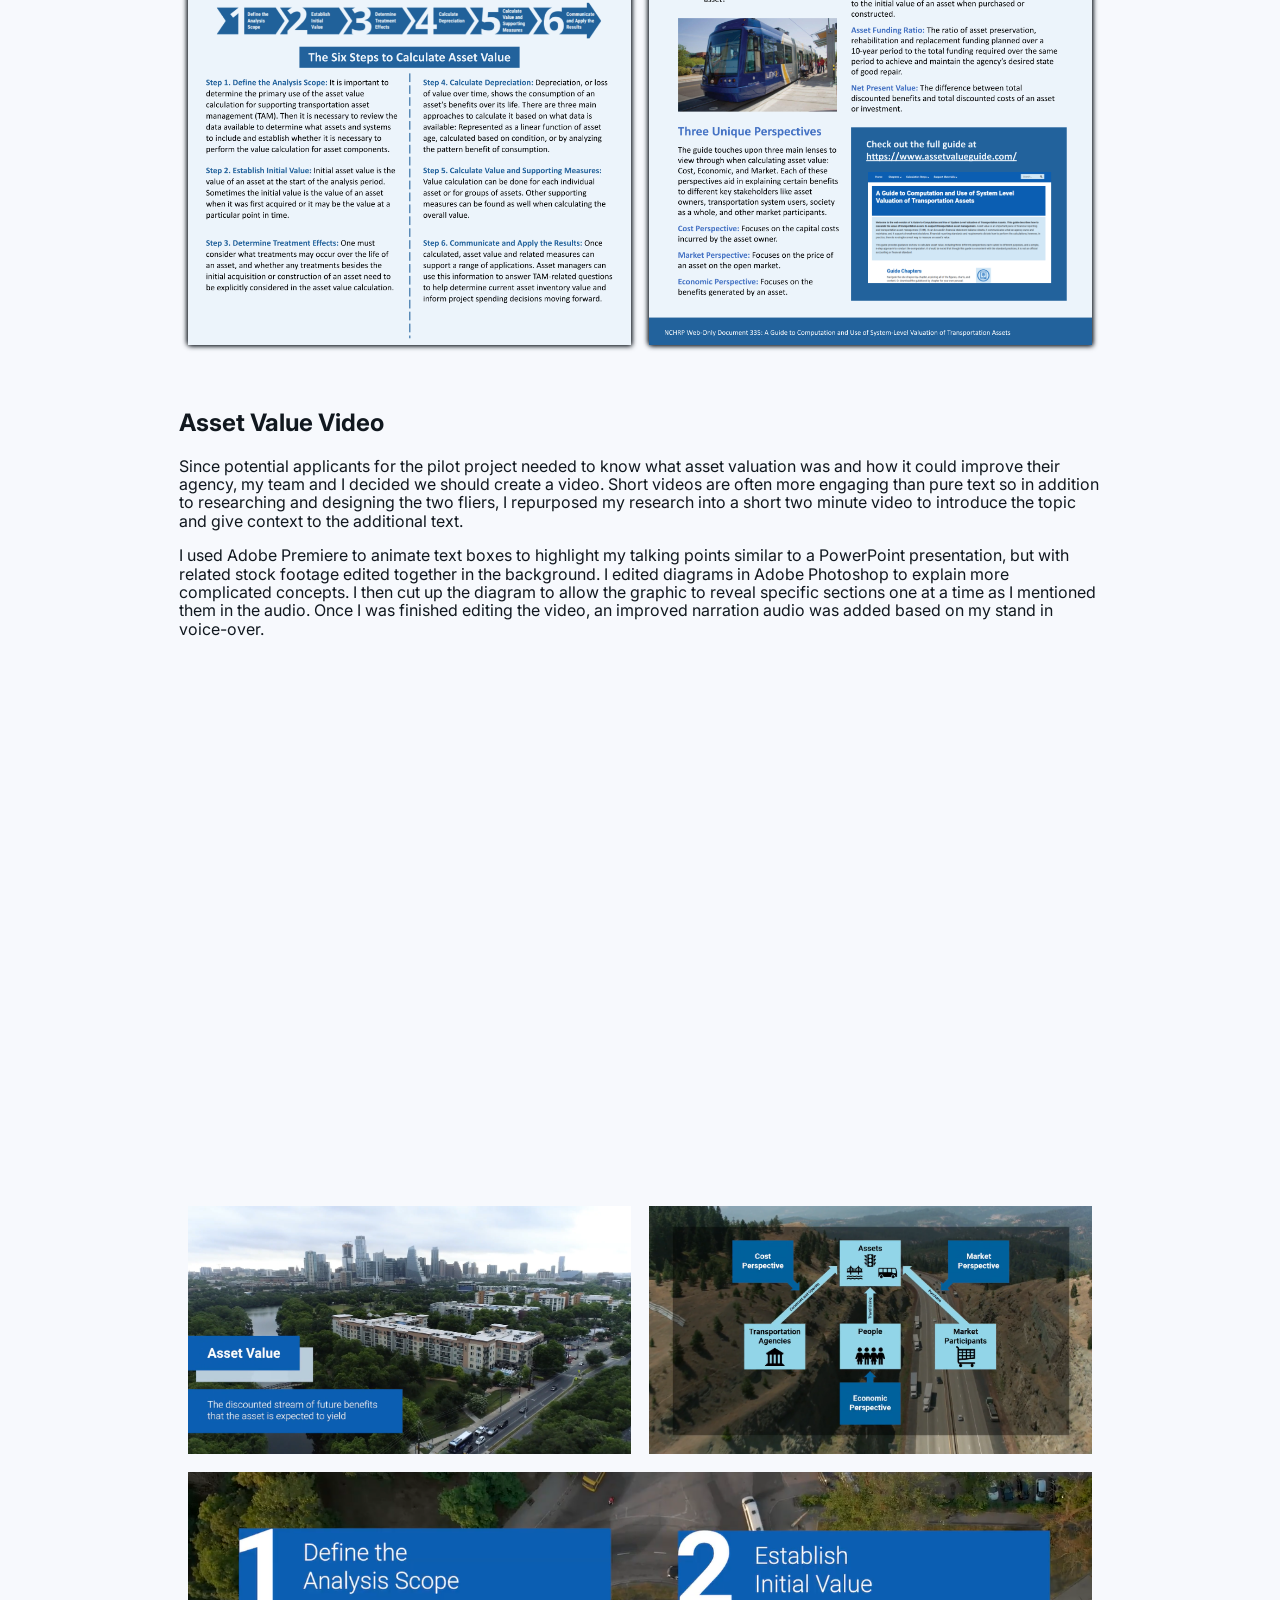
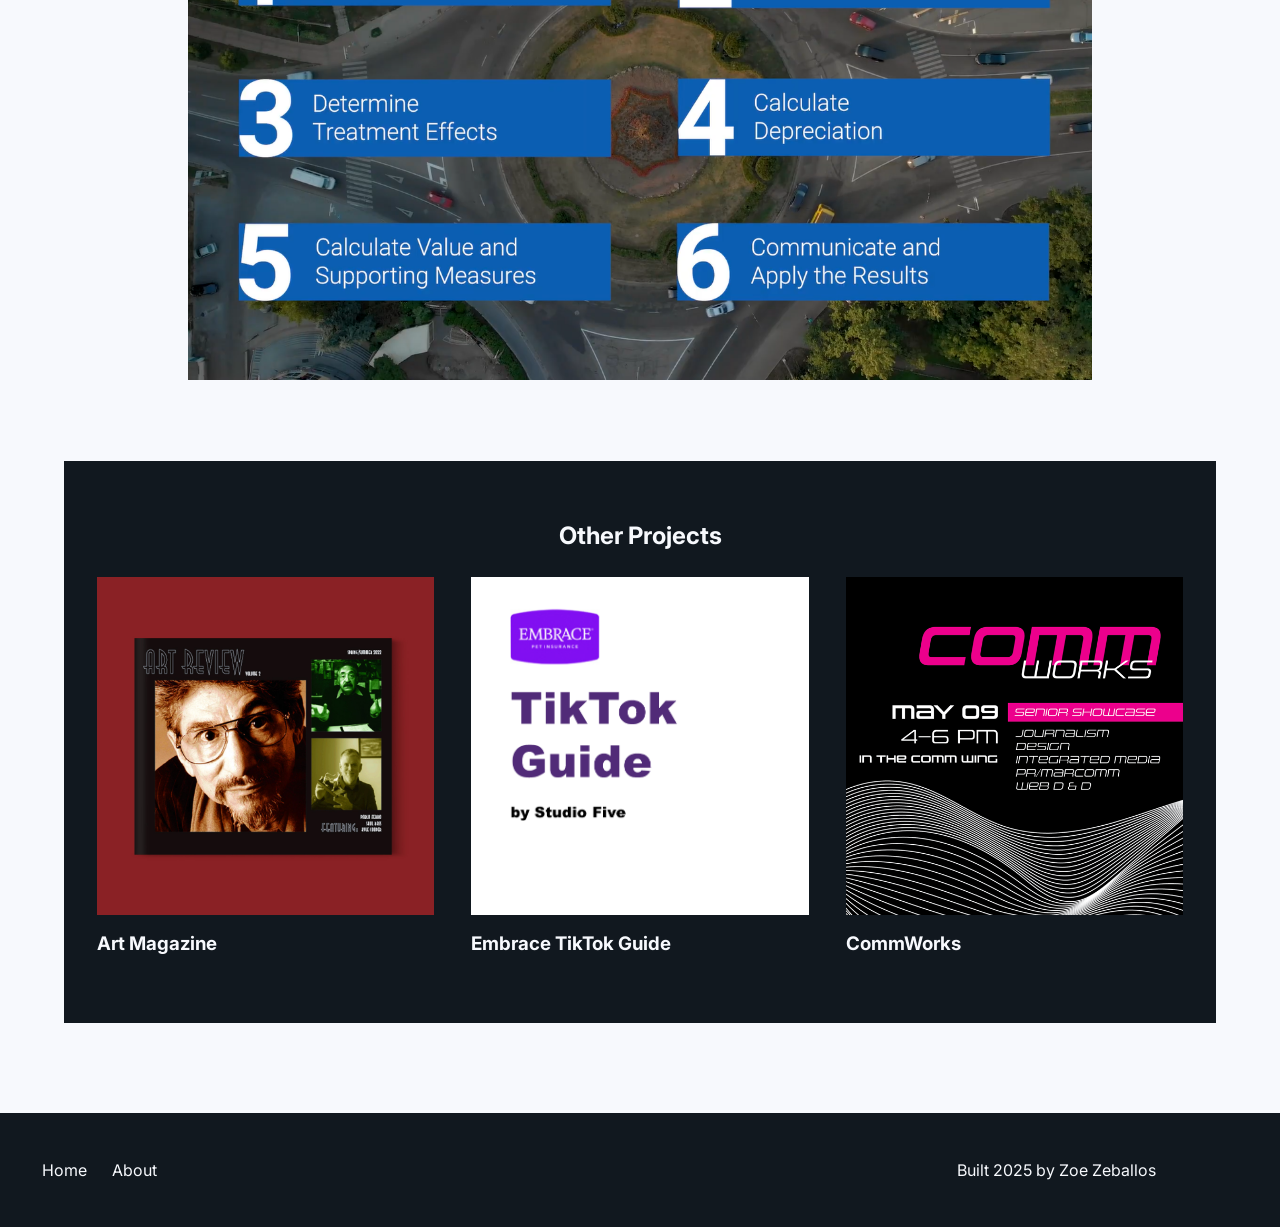
<file: projects/pilot.html>
<!DOCTYPE html>
<html lang="en-us">

  <head>
    <meta charset="UTF-8">
    <meta name="viewport" content="width=device-width, initial-scale=1.0">
    <title>Pilot Project</title>
    
    <link href="../normalize.css" rel="stylesheet" type="text/css" media="all">
    <link href="projStyles.css" rel="stylesheet" type="text/css" media="all">
    
  </head>
  
  <body>
  
  
  
    <header>
    
    
      <nav class="nav">
        <div class="nav-left">
            <ul>
                <li><div class="logo"><a href="../index.html">Zoe Zeballos</a></div></li>
            </ul>
        </div>
        <div class="nav-right">
            <ul>
                <li><a href="../about.html">About</a></li>
                <li><a href="../index.html">Home</a></li>
            </ul>
        </div>
      </nav>
      
     
      <div id="splash"><h1>Pilot Project Support Materials</h1></div>
    </header>
    
        
    <main>
    
    <div class="artimg">
      <img src="../img/AVFlyer.png">
    </div>
    
  
      <article>
        <div class="text">
          <p>To support an upcoming asset valuation implementation pilot project, I was assigned to design a variety of visual materials relating to asset valuation and how it could help various public agencies manage their various assets. The deliverables I contributed to the project include a promotional flier to convince potential agencies to apply to the project, a quick start guide that provides context by simplifying their larger 200+ page guide, and an alternative short video explaining asset valuation to potential agencies.</p>
          <p>I started by designing the flier and the quick start guide to break down what was important about the pilot project and asset valuation. The flyers were built in PowerPoint to allow other employees in the future to edit them further and collaborate. I was one of few employees with access to Adobe software so I was conscious of using more accessible software when possible. For example, I edited the “Calculation Steps” graphic in Adobe Photoshop because once I revised the original chart into a more easily read PNG, no one needed to work on it further.</p>
          
          </div>

          <div class="dualrow border">
              <img src="../img/AVGuide1.png"> 
              <img src="../img/AVGuide2.png"> 
            </div>
      </article>
      <article>
        <p>⠀</p>
        <h2>Asset Value Video</h2>
        <div class="text">
          
          <p>Since potential applicants for the pilot project needed to know what asset valuation was and how it could improve their agency, my team and I decided we should create a video. Short videos are often more engaging than pure text so in addition to researching and designing the two fliers, I repurposed my research into a short two minute video to introduce the topic and give context to the additional text.</p>
          

          <p>I used Adobe Premiere to animate text boxes to highlight my talking points similar to a PowerPoint presentation, but with related stock footage edited together in the background. I edited diagrams in Adobe Photoshop to explain more complicated concepts. I then cut up the diagram to allow the graphic to reveal specific sections one at a time as I mentioned them in the audio. Once I was finished editing the video, an improved narration audio was added based on my stand in voice-over.</p>
        
          
          </div>

          <div class="videocontainer">
            <iframe class="responsive-iframe" src="https://www.youtube-nocookie.com/embed/tcCngYaJFbw?si=8wk_9uBj3jhi2dSz" title="YouTube video player" frameborder="0" allow="accelerometer; autoplay; clipboard-write; encrypted-media; gyroscope; picture-in-picture; web-share" referrerPolicy="strict-origin-when-cross-origin" allowfullscreen></iframe>
          </div> 
        

        <div class="dualrow">
              <img src="../img/AVV2.PNG"> 
              <img src="../img/AVV3.PNG"> 
        </div>
        <div class="singlerow">
              <img src="../img/AVV4.PNG"> 
        </div>
        <p>⠀</p>
      </article>

      <br>
      <section>
        <div class="otherproj">
          <span class="gallery"><h2>Other Projects</h2></span>
            <div class="row">
              <div class="column">
                  <a href="artmagazine.html"><img src="../thumbnails/AMthumb.jpg"> <div class="caption-other"><h3>Art Magazine</h3></div></a>    
              </div>
                
              <div class="column">
                  <a href="embrace.html"><img src="../thumbnails/EMBRACEthumb.png"> <div class="caption-other"><h3>Embrace TikTok Guide</h3></div></a>    
              </div>

              <div class="column">
                  <a href="commworks.html"><img src="../img/CWinstagram.png"> <div class="caption-other"><h3>CommWorks</h3></div></a>    
              </div>
          </div>
          </div>
        </section>
      
    </main>
    
    
    
    <footer>
    
      <div class="foot-nav">
        <div class="foot-left">
            <ul>
                
                
                <li><p><a href="../index.html">Home</a></p></li>
                <li><p><a href="../about.html">About</a></p></li>
            </ul>
        </div>
        <div class="foot-right">
            <ul>
                <li><div class="credit"><p>Built 2025 by Zoe Zeballos</p></div></li>
            </ul>
            </div>
       
      </div>
    </footer>

  </body>
</html>
</file>
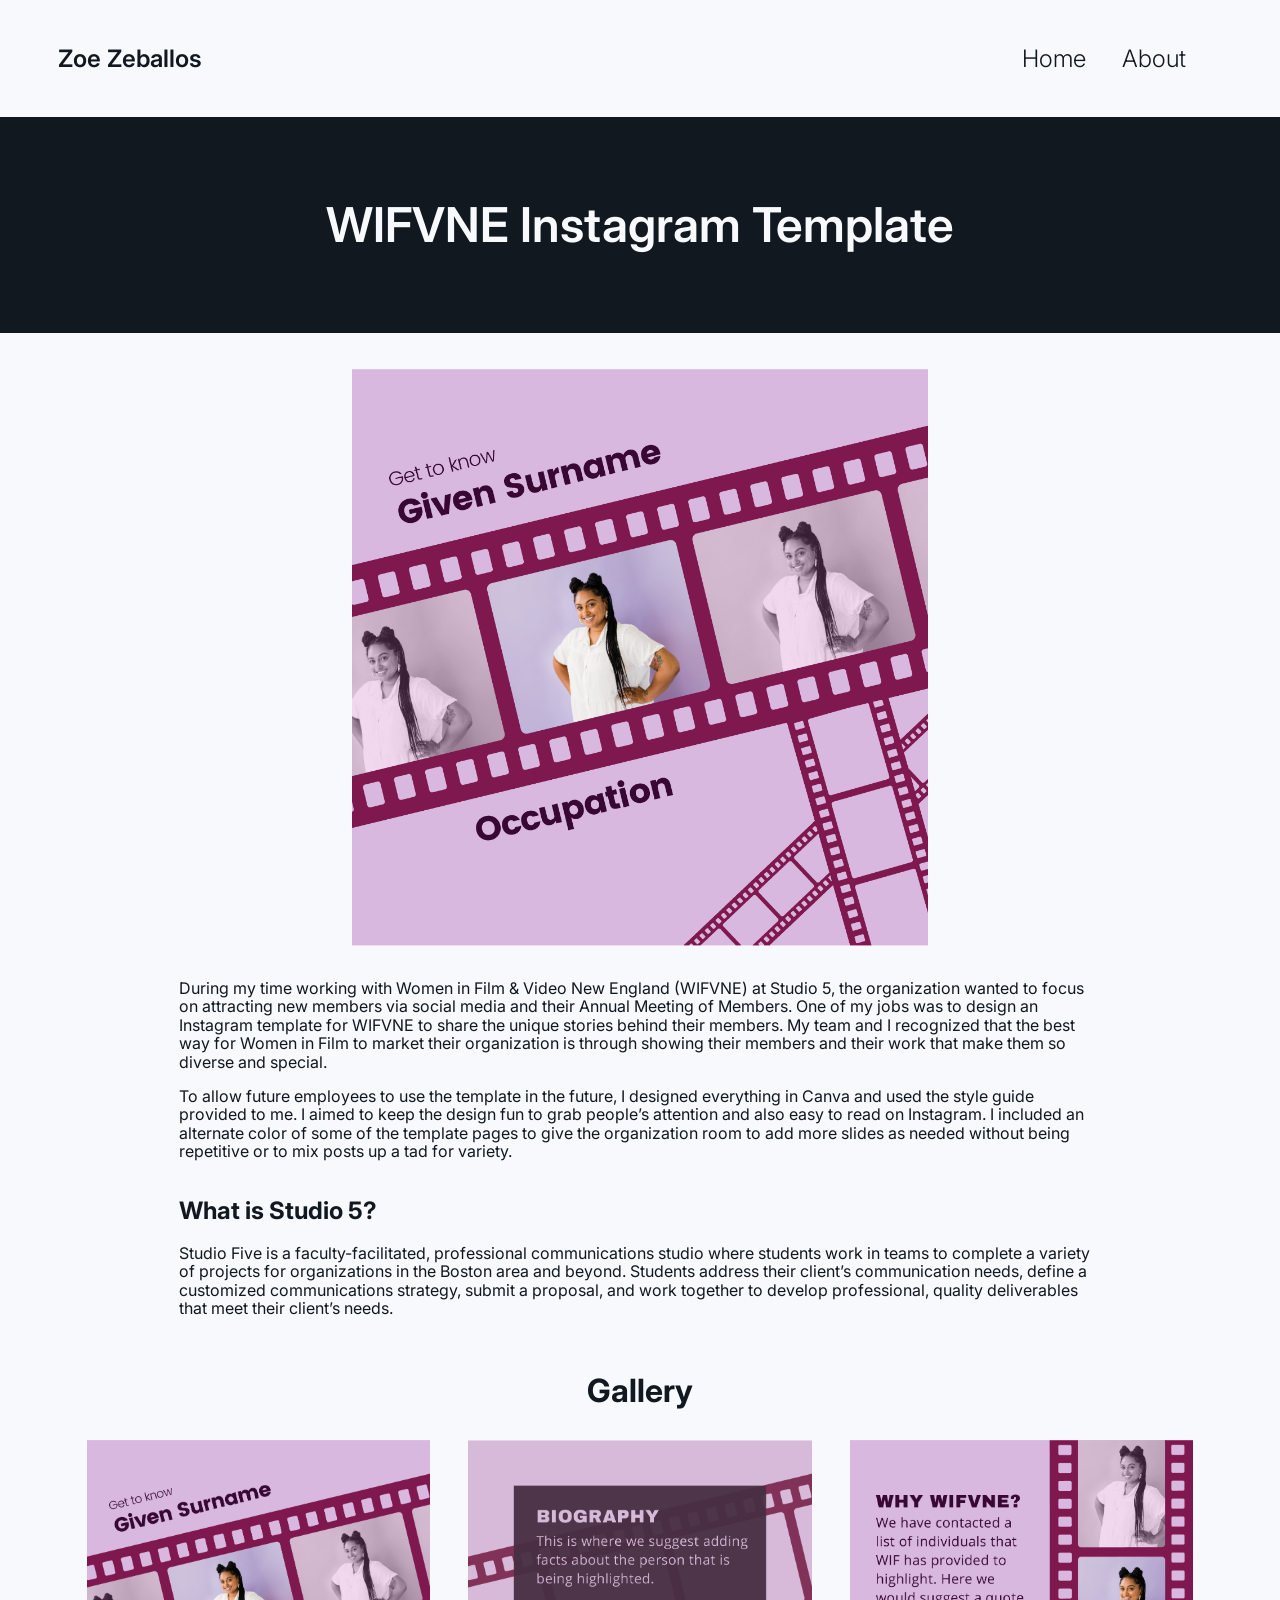
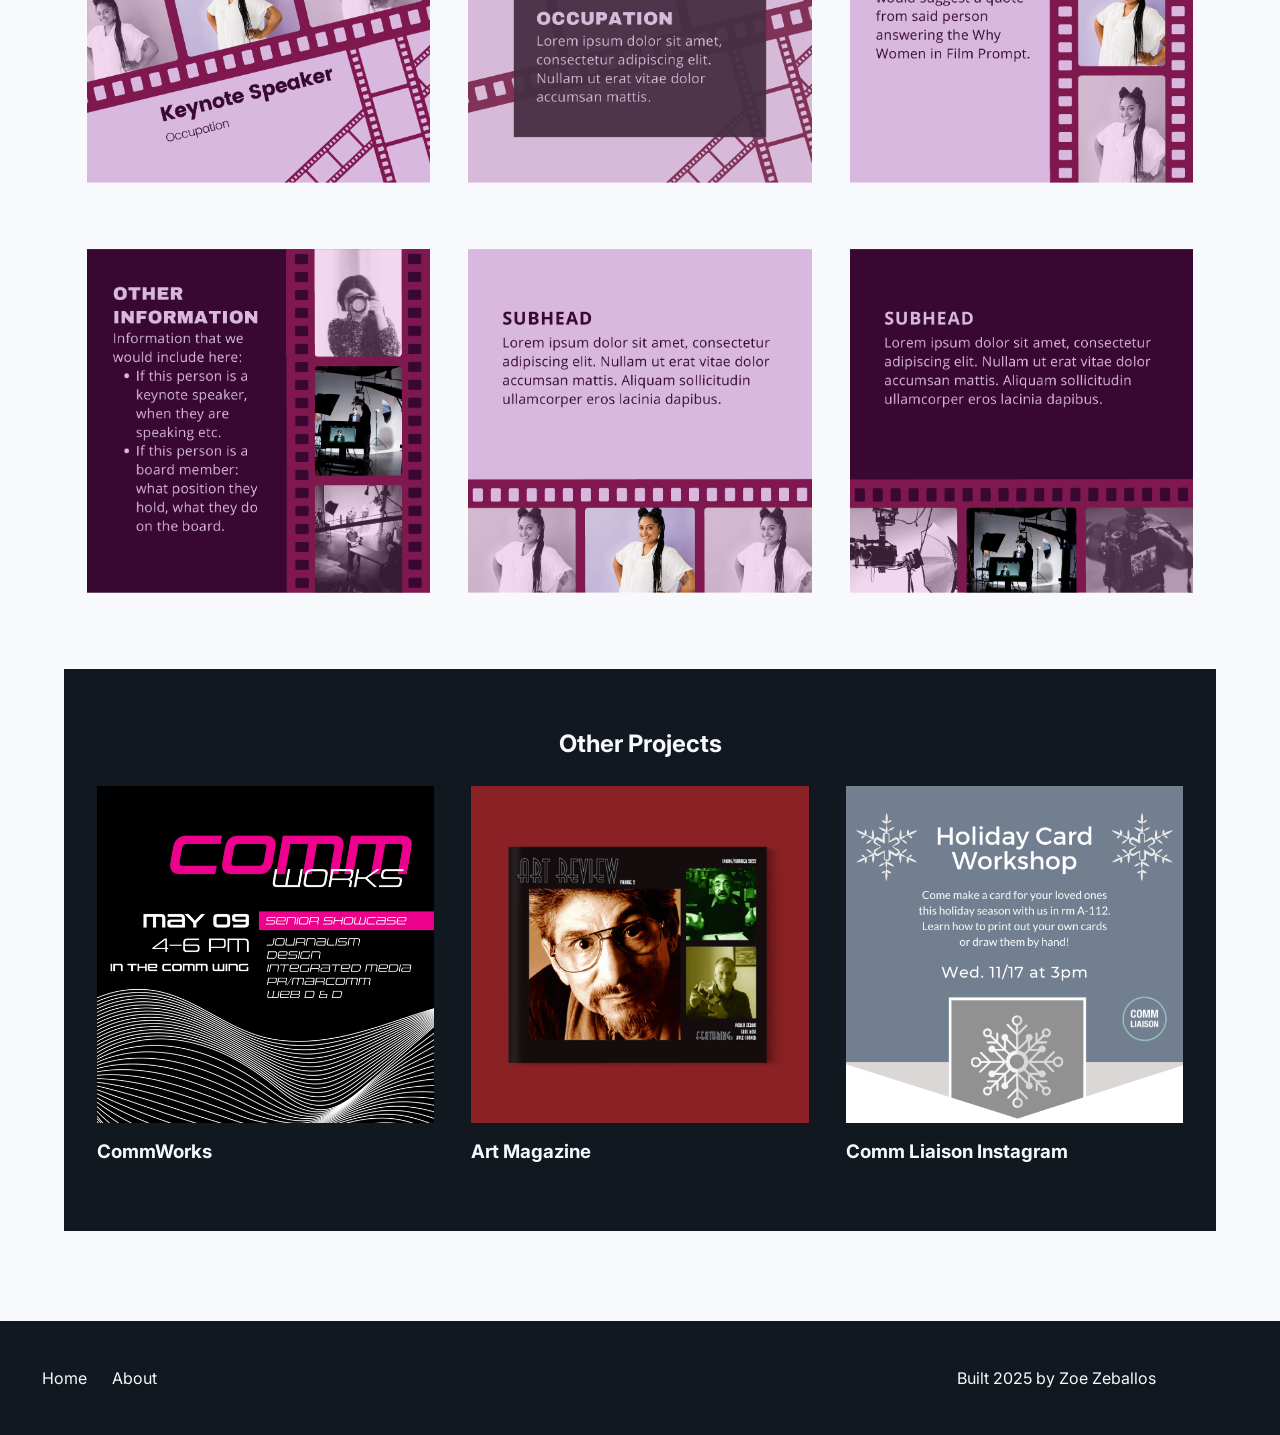
<file: projects/wifvne.html>
<!DOCTYPE html>
<html lang="en-us">

  <head>
    <meta charset="UTF-8">
    <meta name="viewport" content="width=device-width, initial-scale=1.0">
    <title>WIFVNE</title>
    
    <link href="../normalize.css" rel="stylesheet" type="text/css" media="all">
    <link href="projStyles.css" rel="stylesheet" type="text/css" media="all">
    
  </head>
  
  <body>
  
  
  
    <header>
    
    
      <nav class="nav">
        <div class="nav-left">
            <ul>
                <li><div class="logo"><a href="../index.html">Zoe Zeballos</a></div></li>
            </ul>
        </div>
        <div class="nav-right">
            <ul>
                <li><a href="../about.html">About</a></li>
                <li><a href="../index.html">Home</a></li>
            </ul>
        </div>
      </nav>
      
     
      <div id="splash"><h1>WIFVNE Instagram Template</h1></div>
    </header>
    
        
    <main>
    
    <div class="artimg">
      <img src="../img/WIF1.png">
    </div>
    
  
      <article>
        <div class="text">
          <p>During my time working with Women in Film & Video New England (WIFVNE) at Studio 5, the organization wanted to focus on attracting new members via social media and their Annual Meeting of Members. One of my jobs was to design an Instagram template for WIFVNE to share the unique stories behind their members. My team and I recognized that the best way for Women in Film to market their organization is through showing their members and their work that make them so diverse and special.</p>

          <p>To allow future employees to use the template in the future, I designed everything in Canva and used the style guide provided to me. I aimed to keep the design fun to grab people’s attention and also easy to read on Instagram. I included an alternate color of some of the template pages to give the organization room to add more slides as needed without being repetitive or to mix posts up a tad for variety.</p>
          
          <h2>What is Studio 5?</h2>
          <p>Studio Five is a faculty-facilitated, professional communications studio where students work in teams to complete a variety of projects for organizations in the Boston area and beyond. Students address their client’s communication needs, define a customized communications strategy, submit a proposal, and work together to develop professional, quality deliverables that meet their client’s needs.</p>
          
          </div>
      </article>
      <br>
      <section>
        <!--CROP PHOTOS TO SAME DIMENSIONS LATER-->
        <span class="gallery"><h1>Gallery</h1></span>
            <div class="row">
            <div class="column">
              <img src="../img/WIF.png"> <div class="caption-other"></div>
              <img src="../img/WIF4.png"> <div class="caption-other"></div>
              
            
              
          
                </div>
              <div class="column">
                <img src="../img/WIF2.png"> <div class="caption-other"></div>
                <img src="../img/WIF5.png"> <div class="caption-other"></div>
                
                
          
            </div>
              <div class="column">
                <img src="../img/WIF3.png"> <div class="caption-other"></div>
                <img src="../img/WIF6.png"> <div class="caption-other"></div>
                
                
            
            </div>
         </div>
      </section>
      <br>
      <section>
        <div class="otherproj">
          <span class="gallery"><h2>Other Projects</h2></span>
            <div class="row">
             <div class="column">
                <a href="commworks.html"><img src="../img/CWinstagram.png"> <div class="caption-other"><h3>CommWorks</h3></div></a>    
            </div>

            <div class="column">
                <a href="artmagazine.html"><img src="../thumbnails/AMthumb.jpg"> <div class="caption-other"><h3>Art Magazine</h3></div></a>    
            </div>

            <div class="column">
                <a href="comminsta.html"><img src="../img/CLcards.png"> <div class="caption-other"><h3>Comm Liaison Instagram</h3></div></a>    
            </div>

         </div>
        </div>
      </section>
      
    </main>
    
    
    
    <footer>
    
      <div class="foot-nav">
        <div class="foot-left">
            <ul>
                
                
                <li><p><a href="../index.html">Home</a></p></li>
                <li><p><a href="../about.html">About</a></p></li>
            </ul>
        </div>
        <div class="foot-right">
            <ul>
                <li><div class="credit"><p>Built 2025 by Zoe Zeballos</p></div></li>
            </ul>
            </div>
       
      </div>
    </footer>

  </body>
</html>
</file>
<file: style.css>
/*FONTS*/
@import url('https://fonts.googleapis.com/css2?family=Lato:ital,wght@0,100;0,300;0,400;0,700;0,900;1,100;1,300;1,400;1,700;1,900&display=swap');
@import url('https://fonts.googleapis.com/css2?family=Lato:ital,wght@0,100;0,300;0,400;0,700;0,900;1,100;1,300;1,400;1,700;1,900&family=Roboto:ital,wght@0,100..900;1,100..900&display=swap');
@import url('https://fonts.googleapis.com/css2?family=Inter:ital,opsz,wght@0,14..32,100..900;1,14..32,100..900&family=Lato:ital,wght@0,100;0,300;0,400;0,700;0,900;1,100;1,300;1,400;1,700;1,900&family=Roboto:ital,wght@0,100..900;1,100..900&display=swap');

/*Global*/
html {
  background-color:#f7f9fd;
  }

#site-container {
  width:100%;
  border-radius: 10px;
  margin:1.5%;
  margin-top:2%;
  color: #f7f9fd;
  font-family: Verdana;
} 


header {
  width:100%;
  margin:0%;
  margin-top:0%;
  color: #11181F;
  font-family: "Inter", Verdana, sans-serif;
  background:#f7f9fd;
  
  
}

/* visited link */
header a:visited {
  color: #11181F;
}

#splash{
  width:100%;
  margin: auto;
  background:#11181F;
  color:#f7f9fd;
  text-align: center;
  padding-top:5%;
  padding-bottom:5%;
}

#splash h1{
  font-size:3em;
  line-height:.5em;
  font-weight:600;
  
}

#splash h3{
  font-size:1.5em;
  line-height:0em;
  font-weight:300;
}

@media screen and (max-width: 1000px) {
  #splash{
    width:100%;
    margin: auto;
    background:#11181F;
    color:#f7f9fd;
    text-align: center;
    padding-top:5%;
    padding-bottom:5%;
  }
  
  #splash h1{
    font-size:2em;
    line-height:1em;
    font-weight:600;
    
  }
  
  #splash h3{
    font-size:1em;
    font-weight:300;
  }
}

main {
  /*background-color:coral;*/
  margin:5%;
  padding-bottom:2%;
  margin-top:2%;
  color: #11181F;
  font-family: "Inter", Verdana, sans-serif;
}

.gallery h1 {
  font-weight:700;
  text-align:center;
}
        
.responsive {
          padding: 0 6px;
          float: left;
          width: 24.99999%;
        }
        
@media only screen and (max-width: 700px) {
          .responsive {
            width: 49.99999%;
            margin: 6px 0;
          }
        }
        
@media only screen and (max-width: 500px) {
          .responsive {
            width: 100%;
          }
        }


/*Nav*/
nav {
    padding: 3%;
    margin:.5%;
    margin-left:1.5%;
    margin-right:1.5%;
    font-size:1.5em;

}
nav ul {
    list-style-type: none;
    margin: 0;
    padding: 0;
    overflow: hidden;
}

nav a {
    display: block;
    width: 100px;
    text-decoration:none;
    color:#11181F;
    font-weight:300;
}

nav a:hover, a:active {
  color: gray;
  
}

nav .logo a {
    display: block;
    width: 600px;
    text-decoration:none;
    font-weight:600;
    color:#11181F;
}

.nav-left {
    float: left;
}

.nav-left ul li {
    float: left;
}

.nav-right ul li {
    float: right;
}


/* Responsive layout  */
@media screen and (max-width: 1000px) {
  nav {
    flex: 100%;
    max-width: 100%;

  }
  
  nav a{
    flex: 100%;
    width:80px;
  }  

  nav .logo a{
    flex: 100%;
    width:150px;
  }
}

/* Responsive layout  */
@media screen and (max-width: 500px) {
  nav {
    flex: 100%;
    max-width: 100%;
    margin-top: 4%;
    margin-bottom:4%;
  }
  
  nav a{
    flex: 100%;
    width:80px;
  }  
  
  .logo a{
    flex: 100%;
    width:100px;
  }
}




/*NEW GALLERY*/

.column .caption {
  margin-top: 8px;
  vertical-align: middle;
  width: 100%;
  border: solid black 0px;
  height: 200px;
}

.column .caption h3 {
  margin-bottom:0px;
}

.column .caption a {
  text-decoration:none;
  color:#11181F;
  
}

.column .caption a:visted {
  text-decoration:none;
  color:#11181F;
  
}

.column .caption a:hover {
  text-decoration:underline;
  color:#11181F;
  
}

.column .caption p {
  margin-top:8px;
  color: DimGrey;
}

.row {
  display: flex;
  flex-wrap: wrap;
  padding: 0 4px;
  
}

/* Create four equal columns that sits next to each other */
.column {
  flex: 30%;
  max-width: 30%;
  padding: 0 4px;
  margin-left: auto;
  margin-right: auto;
}

.column img {
  margin-top: 8px;
  vertical-align: middle;
  width: 100%;
}

/* Responsive layout - makes a two column-layout instead of four columns */
@media screen and (max-width: 1000px) {
  .column {
    flex: 70%;
    max-width: 70%;
  }
}

/* Responsive layout - makes the two columns stack on top of each other instead of next to each other */
@media screen and (max-width: 500px) {
  .column {
    flex: 100%;
    max-width: 100%;
  }
}

/*about flexbox*/
.about-row {
  display: flex;
  flex-wrap: wrap;
  padding: 0 4px;
  margin-left: auto;
  margin-right: auto;
  
}

/* Create four equal columns that sits next to each other */
.about-column {
  flex: 40%;
  max-width: 40%;
  padding: 0 4px;
  margin-left: auto;
  margin-right: auto;
  
}

.about-column img {
  margin-top: 8px;
  vertical-align: middle;
  width: 100%;
  margin-left: auto;
  margin-right: auto;
}

.about-column p {
  margin-top: 8px;
  vertical-align: middle;
  width: 100%;
  
  color: DimGrey;
}

.centerbox{
  margin: auto;
  margin-top:30%;
  width: 80%;
  border: 0px solid green;
  margin-left: 0px;
  margin-right: auto;

}

.halfbox {
  margin-top: 15%;
  width: 80%;
  border: 0px solid green;
  margin-right: auto;
}


/* Responsive layout - makes a two column-layout instead of four columns */
@media screen and (max-width: 1000px) {
    .about-column {
      flex: 70%;
      max-width: 70%;
    }

    .centerbox{
      margin: auto;
      margin-top:5%;
      width: 100%;
      border: 0px solid green;
      margin-left: auto;
      margin-right: auto;
  }
  
  .halfbox {
  margin-top: 5%;
  width: 100%;
  margin-right: auto;
}
}

@media screen and (max-width: 500px) {
    .about-column {
      flex: 100%;
      max-width: 100%;
    }
    .centerbox{
      margin: auto;
      margin-top:5%;
      width: 100%;
      border: 0px solid green;
      margin-left: auto;
      margin-right: auto;
  }
  
  .halfbox {
    margin-top: 5%;
    width: 100%;
    margin-right: auto;
}
}

/*ARTICLE STYLES*/
main article{
  margin-left:10%;
  margin-right:10%;
}



/*ALL LINKS*/



/*FOOTER*/
footer {
  width:100%;
  margin: auto;
  background:#11181F;
  color:#f7f9fd;
  padding-top:1%;
  padding-bottom:1%;
  font-family: "Inter", Verdana, sans-serif;
  text-decoration:none;
}


/* visited link */
footer a:visited {
  color: #f7f9fd;
}

.foot-nav{
    padding: 1%;
    margin:.5%;
    margin-left:2%;
    margin-right:2%;
}

footer ul {
    list-style-type: none;
    margin: 0;
    padding: 0;
    overflow: hidden;
}

.foot-left {
    float: left;
}

.foot-left ul li {
    float: left;
}

.foot-right ul li {
    float: right;
}

footer .credit{
  text-decoration:none;
  color:#f7f9fd;
  display: block;
  width: 300px;
}

footer p {
  margin-left:5%;
}

footer a {
  text-decoration:none;
  color:#f7f9fd;
  display: block;
  width: 70px;
}

footer a:hover, a:active {
  color: gray;
  
}

@media screen and (max-width: 1000px) {
  footer {
    flex: 100%;
    max-width: 100%;
  }
  
  footer a{
    width:80px;
  }  
  
  footer .credit{
    text-decoration:none;
    color:#f7f9fd;
    display: block;
    width: 230px;
  }
  
  .foot-right ul li {
      float: right;
  }

}

/* Responsive layout  */
@media screen and (max-width: 500px) {
  footer {
    flex: 100%;
    max-width: 100%;
    margin-top:15%
  }
  
  
  footer a{
    flex: 100%;
    margin-left:15%;
    width:100px;
  }  
  
  
  .foot-left {
    float: left;
  }
  
  .foot-left ul li {
      float: left;
  }
  
  .foot-right ul li {
      float: right;
      
  }

  footer .credit p {
    color:#11181F;
  }

}
</file>
<file: projects/projStyles.css>
/*FONTS*/
@import url('https://fonts.googleapis.com/css2?family=Lato:ital,wght@0,100;0,300;0,400;0,700;0,900;1,100;1,300;1,400;1,700;1,900&display=swap');
@import url('https://fonts.googleapis.com/css2?family=Lato:ital,wght@0,100;0,300;0,400;0,700;0,900;1,100;1,300;1,400;1,700;1,900&family=Roboto:ital,wght@0,100..900;1,100..900&display=swap');
@import url('https://fonts.googleapis.com/css2?family=Inter:ital,opsz,wght@0,14..32,100..900;1,14..32,100..900&family=Lato:ital,wght@0,100;0,300;0,400;0,700;0,900;1,100;1,300;1,400;1,700;1,900&family=Roboto:ital,wght@0,100..900;1,100..900&display=swap');

/*Global*/
html {
  background-color:#f7f9fd;
  }

#site-container {
  width:100%;
  border-radius: 10px;
  margin:1.5%;
  margin-top:2%;
  color: #f7f9fd;
  font-family: Verdana;
} 


header {
  width:100%;
  margin:0%;
  margin-top:0%;
  color: #11181F;
  font-family: "Inter", Verdana, sans-serif;
  background:#f7f9fd;
  
  
}

a{
  text-decoration: none;
}



/* visited link */
header a:visited {
  color: #11181F;
}

#splash{
  width:100%;
  margin: auto;
  background:#11181F;
  color:#f7f9fd;
  text-align: center;
  padding-top:5%;
  padding-bottom:5%;
}

#splash h1{
  font-size:3em;
  line-height:.5em;
  font-weight:600;
  
}

#splash h3{
  font-size:1.5em;
  line-height:0em;
  font-weight:300;
}

@media screen and (max-width: 1000px) {
  #splash{
    width:100%;
    margin: auto;
    background:#11181F;
    color:#f7f9fd;
    text-align: center;
    padding-top:5%;
    padding-bottom:5%;
  }
  
  #splash h1{
    font-size:2em;
    line-height:1em;
    font-weight:600;
    
  }
  
  #splash h3{
    font-size:1em;
    font-weight:300;
  }
}

@media screen and (max-width: 500px) {
  #splash{
    width:100%;
    margin: auto;
    background:#11181F;
    color:#f7f9fd;
    text-align: center;
    padding-top:5%;
    padding-bottom:5%;
  }
  
  #splash h1{
    font-size:2em;
    line-height:1em;
    font-weight:600;
    
  }
  
  #splash h3{
    font-size:1em;
    font-weight:300;
  }
}



main {
  /*background-color:coral;*/
  margin:5%;
  padding-bottom:2%;
  margin-top:2%;
  color: #11181F;
  font-family: "Inter", Verdana, sans-serif;
}

img {
  max-width:100%;
  }
  
.caption-other p {
  margin-top: 8px;
  vertical-align: middle;
  width: 100%;
  border: solid black 0px;
  height: 50px;
  text-align:center;
}



h2 {
  margin-top:1.5em;
  }

.otherproj {
  background-color:#11181F;
  padding-top:25px;
  padding-bottom:40px;
  padding-left:10px;
  padding-right:10px;
}
.gallery h1 {
  font-weight:700;
  text-align:center;
}

.gallery h2 {
  font-weight:700;
  text-align:center;
  color:#f7f9fd;
}
        
.responsive {
          padding: 0 6px;
          float: left;
          width: 24.99999%;
        }
        
@media only screen and (max-width: 700px) {
          .responsive {
            width: 49.99999%;
            margin: 6px 0;
          }
        }
        
@media only screen and (max-width: 500px) {
          .responsive {
            width: 100%;
          }
        }


/*Nav*/
nav {
    padding: 3%;
    margin:.5%;
    margin-left:1.5%;
    margin-right:1.5%;
    font-size:1.5em;

}
nav ul {
    list-style-type: none;
    margin: 0;
    padding: 0;
    overflow: hidden;
}

nav a {
    display: block;
    width: 100px;
    text-decoration:none;
    color:#11181F;
    font-weight:300;
}

nav a:hover, a:active {
  color: gray;
  
}

nav .logo a {
    display: block;
    width: 600px;
    text-decoration:none;
    font-weight:600;
    color:#11181F;
}

.nav-left {
    float: left;
}

.nav-left ul li {
    float: left;
}

.nav-right ul li {
    float: right;
}


/* Responsive layout  */
@media screen and (max-width: 1000px) {
  nav {
    flex: 100%;
    max-width: 100%;

  }
  
  nav a{
    flex: 100%;
    width:80px;
  }  

  nav .logo a{
    flex: 100%;
    width:150px;
  }
}

/* Responsive layout  */
@media screen and (max-width: 500px) {
  nav {
    flex: 100%;
    max-width: 100%;
    margin-top: 4%;
    margin-bottom:4%;
  }
  
  nav a{
    flex: 100%;
    width:80px;
  }  
  
  .logo a{
    flex: 100%;
    width:100px;
  }
}




/*NEW GALLERY*/

.column .caption {
  margin-top: 8px;
  vertical-align: middle;
  width: 100%;
  border: solid black 0px;
  height: 200px;
}

.column .caption h3 {
  margin-bottom:0px;
}

.column .caption a {
  text-decoration:none;
  color:#11181F;
  
}

.column .caption a:visted {
  text-decoration:none;
  color:#11181F;
  
}


.column .caption p {
  margin-top:8px;
  color: DimGrey;
}

.row {
  display: flex;
  flex-wrap: wrap;
  padding: 0 4px;
  
}

.column .caption-other {
  margin-top: 8px;
  vertical-align: middle;
  width: 100%;
  border: solid black 0px;
  height: 50px;
  color:#f7f9fd;
  
}



/* Create four equal columns that sits next to each other */
.column {
  flex: 30%;
  max-width: 30%;
  padding: 0 4px;
  margin-left: auto;
  margin-right: auto;
}

.column img {
  margin-top: 8px;
  vertical-align: middle;
  width: 100%;
}

/* Responsive layout - makes a two column-layout instead of four columns */
@media screen and (max-width: 1000px) {
  .column {
    flex: 70%;
    max-width: 70%;
  }
}

/* Responsive layout - makes the two columns stack on top of each other instead of next to each other */
@media screen and (max-width: 500px) {
  .column {
    flex: 100%;
    max-width: 100%;
  }
}

/*about flexbox*/
.about-row {
  display: flex;
  flex-wrap: wrap;
  padding: 0 4px;
  margin-left: auto;
  margin-right: auto;
  
}

/* Create four equal columns that sits next to each other */
.about-column {
  flex: 40%;
  max-width: 40%;
  padding: 0 4px;
  margin-left: auto;
  margin-right: auto;
  
}

.about-column img {
  margin-top: 8px;
  vertical-align: middle;
  width: 100%;
  margin-left: auto;
  margin-right: auto;
}

.about-column p {
  margin-top: 8px;
  vertical-align: middle;
  width: 100%;
  
  color: DimGrey;
}

.centerbox{
  margin: auto;
  margin-top:30%;
  width: 80%;
  border: 0px solid green;
  margin-left: 0px;
  margin-right: auto;

}


/* Responsive layout - makes a two column-layout instead of four columns */
@media screen and (max-width: 1000px) {
    .about-column {
      flex: 70%;
      max-width: 70%;
    }

    .centerbox{
      margin: auto;
      margin-top:5%;
      width: 100%;
      border: 0px solid green;
      margin-left: auto;
      margin-right: auto;
  }
}

@media screen and (max-width: 500px) {
    .about-column {
      flex: 100%;
      max-width: 100%;
    }
    .centerbox{
      margin: auto;
      margin-top:5%;
      width: 100%;
      border: 0px solid green;
      margin-left: auto;
      margin-right: auto;
  }
}

/*ARTICLE STYLES*/
main article{
  margin-left:10%;
  margin-right:10%;
  margin-top:30px;
}

.artimg img {
  width:50%;
  margin-left:25%;
  margin-right:25%;
  margin-top:10px;
}

@media screen and (max-width: 1000px) {
  main article{
    margin-left:5%;
    margin-right:5%;
  }
  
  .artimg img {
    width:70%;
    margin-left:15%;
    margin-right:15%;
  }
}

@media screen and (max-width: 500px) {
  main article{
    margin-left:1%;
    margin-right:1%;
  }
  
  .artimg img {
    width:98%;
    margin-left:1%;
    margin-right:1%;
  }
}


hr {
    /*height: 5px;
    color: #11181F;
    background: #11181F;
    font-size: 0;
    border: 0;
    margin-top: 30px;
    margin-bottom: 40px;
    width: 75%;*/
    border:0;
    border-bottom: 2px dashed #11181F;
    background: #f7f9fd;
    width:90%;
    margin-top: 20px;
    margin-bottom: 30px;
}

.gallery .box {
    border: 1px #11181F solid;
}


/*ALL LINKS*/



/*FOOTER*/
footer {
  width:100%;
  margin: auto;
  background:#11181F;
  color:#f7f9fd;
  padding-top:1%;
  padding-bottom:1%;
  font-family: "Inter", Verdana, sans-serif;
  text-decoration:none;
}


/* visited link */
footer a:visited {
  color: #f7f9fd;
}

.foot-nav{
    padding: 1%;
    margin:.5%;
    margin-left:2%;
    margin-right:2%;
}

footer ul {
    list-style-type: none;
    margin: 0;
    padding: 0;
    overflow: hidden;
}

.foot-left {
    float: left;
}

.foot-left ul li {
    float: left;
}

.foot-right ul li {
    float: right;
}

footer .credit{
  text-decoration:none;
  color:#f7f9fd;
  display: block;
  width: 300px;
}

footer p {
  margin-left:5%;
}

footer a {
  text-decoration:none;
  color:#f7f9fd;
  display: block;
  width: 70px;
}

footer a:hover, a:active {
  color: gray;
  
}

@media screen and (max-width: 1000px) {
  footer {
    flex: 100%;
    max-width: 100%;
  }
  
  footer a{
    width:80px;
  }  
  
  footer .credit{
    text-decoration:none;
    color:#f7f9fd;
    display: block;
    width: 230px;
  }
  
  .foot-right ul li {
      float: right;
  }

}

/* Responsive layout  */
@media screen and (max-width: 500px) {
  footer {
    flex: 100%;
    max-width: 100%;
    margin-top:15%
  }
  
  
  footer a{
    flex: 100%;
    margin-left:15%;
    width:100px;
  }  
  
  
  .foot-left {
    float: left;
  }
  
  .foot-left ul li {
      float: left;
  }
  
  .foot-right ul li {
      float: right;
      
  }

  footer .credit p {
    color:#11181F;
  }

}

/* project photo flex gallery */
.photos1 {
    display: flex;
    flex-wrap: wrap;
    align-items: flex-start;
    flex-direction: row;
    max-width: 100%;
  }
  .photos1 img {
    margin: 10px;
    border: 2px solid #000;
    max-width: 50%;
  }

  @media screen and (max-width: 1000px) {
  .photos1 {
    display: flex;
    flex-wrap: wrap;
    align-items: flex-start;
    flex-direction: row;
    max-width: 100%;
  }
  .photos1 img {
    margin: 10px;
    border: 2px solid #000;
    max-width: 75%;
  }

}

/* Responsive layout  */
@media screen and (max-width: 500px) {
.photos1 {
    display: flex;
    flex-wrap: wrap;
    align-items: flex-start;
    flex-direction: row;
    max-width: 100%;
  }
  .photos1 img {
    margin: 10px;
    border: 2px solid #000;
    max-width: 100%;
  }

} 


/* Odd numbered photo gallery */
.singlerow img {
  margin: 1%;
  max-width: 98%; 
  float: center;
    

}

.dualrow img{
  margin: 1%;
  max-width: 48%; 
  float: left;

}

.triorow img{
  margin: 1%;
  max-width: 30%; 
  float: left;

}

@media screen and (max-width: 500px) {
.singlerow img {
  margin: 2%;
  max-width: 98%; 
  float: center;
    

}

.dualrow img{
  margin: 2%;
  max-width: 98%; 
  float: center;

}

.triorow img{
  margin: 2%;
  max-width: 98%; 
  float: center;

}

} 

/* add a border to white images border: .5px #11181F solid; */
.border img {
  box-shadow: 1px 1px 5px #11181F, -1px -1px 5px #11181F;
  
}


/* add a dimgray underline to links in columns */
.column a:hover {
  color:dimgray;
  text-decoration:underline;
  
}


/* video stylings */
.videocontainer {
  position: relative;
  overflow: hidden;
  width: 100%;
  padding-top: 56.25%; /* 16:9 Aspect Ratio (divide 9 by 16 = 0.5625) */
  margin-top: 1.5em;
  margin-bottom: 1em;
}

/* Then style the iframe to fit in the container div with full height and width */
.responsive-iframe {
  position: absolute;
  top: 0;
  left: 0;
  bottom: 0;
  right: 0;
  width: 100%;
  height: 100%;
}
</file>
